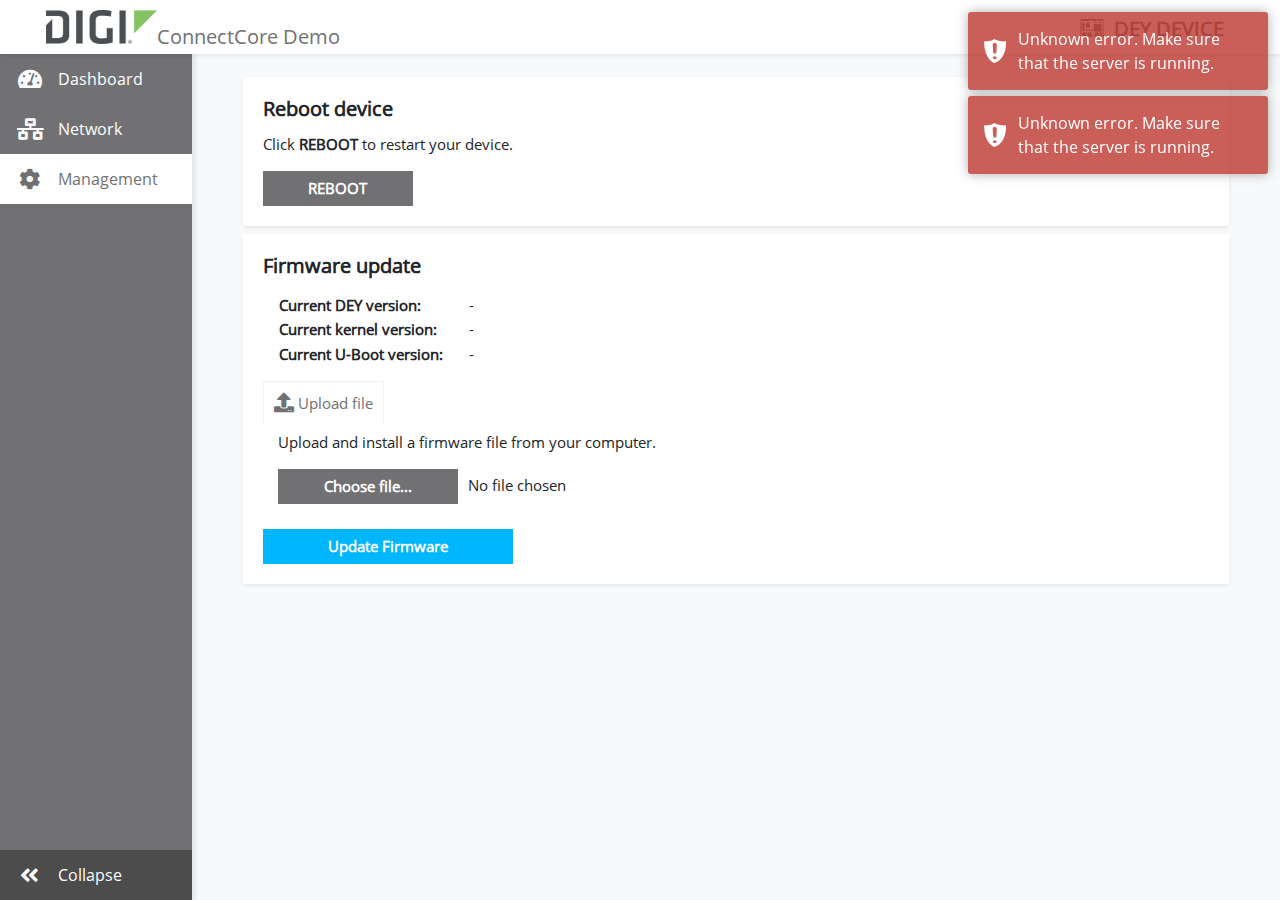
<file: connectcore-demo-example/management.html>
<!DOCTYPE html>
<html>
<head>
    <title>
Digi Demo - Management
</title>
    <meta name="viewport" content="width=device-width, initial-scale=1.0">
    <link rel="stylesheet" href="./static/css/stackpath.bootstrapcdn.com/bootstrap/4.1.3/css/bootstrap.min.css" integrity="sha384-MCw98/SFnGE8fJT3GXwEOngsV7Zt27NXFoaoApmYm81iuXoPkFOJwJ8ERdknLPMO" crossorigin="anonymous">
    <link href="./static/css/cdn.jsdelivr.net/gh/gitbrent/bootstrap4-toggle@3.6.1/css/bootstrap4-toggle.min.css" rel="stylesheet">
    <link href="./static/css/cdnjs.cloudflare.com/ajax/libs/bootstrap-slider/9.7.3/css/bootstrap-slider.min.css" rel="stylesheet">
    <link href="./static/css/fontawesome5.15.4/all.min.css" rel="stylesheet">

    <link rel="stylesheet"  href="./static/css/general.css">
    <link rel="stylesheet"  href="./static/css/toastr.css">

    <!-- JS, Popper.js, and jQuery -->
    <script src="./static/js/code.jquery.com/jquery-3.5.1.min.js" integrity="sha256-9/aliU8dGd2tb6OSsuzixeV4y/faTqgFtohetphbbj0=" crossorigin="anonymous"></script>
    <script src="./static/js/cdn.jsdelivr.net/npm/popper.js@1.16.1/dist/umd/popper.min.js" integrity="sha384-9/reFTGAW83EW2RDu2S0VKaIzap3H66lZH81PoYlFhbGU+6BZp6G7niu735Sk7lN" crossorigin="anonymous"></script>
    <script src="./static/js/stackpath.bootstrapcdn.com/bootstrap/4.5.2/js/bootstrap.min.js" integrity="sha384-B4gt1jrGC7Jh4AgTPSdUtOBvfO8shuf57BaghqFfPlYxofvL8/KUEfYiJOMMV+rV" crossorigin="anonymous"></script>
    <script src="./static/js/cdn.jsdelivr.net/gh/gitbrent/bootstrap4-toggle@3.6.1/js/bootstrap4-toggle.min.js"></script>
    <script src="./static/js/cdnjs.cloudflare.com/ajax/libs/bootstrap-slider/9.7.3/bootstrap-slider.min.js"></script>
    <script type="text/javascript" src="./static/js/common.js"></script>
    <script type="text/javascript" src="./static/js/devices.js"></script>
    <script type="text/javascript" src="./static/js/jquery.pjax.js"></script>
    <script type="text/javascript" src="./static/js/jquery.matchHeight-min.js"></script>
    <script type="text/javascript" src="./static/js/toastr.min.js"></script>
</head>
<body>
    <nav id="topBar" class="navbar navbar-expand-lg navbar-light bg-white shadow-sm">
        <div class="nav-container">
            <a id="banner-link" class="navbar-brand align-middle" href="index.html">
                <div class="d-flex align-items-baseline">
                    <img id="banner-logo" class="banner-icon" src="./static/images/Digi_logo_banner.png">
                    <p id="banner-text">ConnectCore Demo</p>
                </div>
            </a>
            <div class="nav-right-container">
                <div>
                    <img src="./static/images/board.png" class="device-title-img" title="Device">
                </div>
                <div id="device-name">DEY DEVICE</div>
            </div>
        </div>
    </nav>

    <div class="bg-light" id="body-row">

        <!-- Sidebar https://www.codeply.com/go/3e0RAjccRO/bootstrap-4-collapsing-sidebar-menu# -->
        <div id="sidebar-container" class="sidebar-expanded d-none d-md-block">
            <!-- d-* hides the Sidebar in smaller devices. Its items can be kept on the Navbar 'Menu' -->
            <div id="sidebar-contents">
                <!-- Bootstrap List Group -->

            <ul id="sections" data-pjax class="list-group">
                <li id="section_dashboard">
                    <a data-pjax href="index.html" class="list-group-item list-group-item-action d-flex align-items-center">
                        <div class="d-flex w-100 justify-content-start align-items-center">
                            <span class="digi-menu-icon fas fa-tachometer-alt fa-fw fa-lg mr-3"></span>
                            <span class="menu-collapsed">Dashboard</span>
                        </div>
                    </a>
                </li>
                <li id="section_multimedia">
                    <a data-pjax href="multimedia.html" class="list-group-item list-group-item-action d-flex align-items-center">
                        <div class="d-flex w-100 justify-content-start align-items-center">
                            <span class="digi-menu-icon fas fa-film fa-fw fa-lg mr-3"></span>
                            <span class="menu-collapsed">Multimedia</span>
                        </div>
                    </a>
                </li>
                <li id="section_network">
                    <a data-pjax href="network.html" class="list-group-item list-group-item-action d-flex align-items-center">
                        <div class="d-flex w-100 justify-content-start align-items-center">
                            <span class="digi-menu-icon fas fa-network-wired fa-fw fa-lg mr-3"></span>
                            <span class="menu-collapsed">Network</span>
                        </div>
                    </a>
                </li>
                <li id="section_management">
                    <a data-pjax href="management.html" class="list-group-item list-group-item-action d-flex align-items-center">
                        <div class="d-flex w-100 justify-content-start align-items-center">
                            <span class="digi-menu-icon fas fa-cog fa-fw fa-lg mr-3"></span>
                            <span class="menu-collapsed">Management</span>
                        </div>
                    </a>
                </li>
            </ul>

                <ul id="collapsator" class="list-group">
                    <a href="#top" data-toggle="sidebar-collapse" class="list-group-item list-group-item-action d-flex align-items-center">
                        <div class="d-flex w-100 justify-content-start align-items-center">
                            <span id="collapse-icon" class="digi-menu-icon fas fa-fw fa-lg mr-3"></span>
                            <span id="collapse-text" class="menu-collapsed">Collapse</span>
                        </div>
                    </a>
                </ul>
            </div>
        </div>

        <div class="container-fluid">

        <div id="loading">
            <img id="loading-image" src="./static/images/loading.gif" alt="Loading..." />
        </div>
        <div id="pjax-container">

<!--            <input type="file" id="firmware_file" style="display:none" onchange="firmwareFileChanged()" accept=".swu,.json,.txt"/>-->
            <input type="file" id="firmware_file" style="display:none" onchange="firmwareFileChanged()" accept=".swu"/>
            <div class="row justify-content-lg-center">
                <div class="col-lg-12 col-xl-12">
                    <div id="loading_popup" class="popup popup-loading shadow">
                        <img class="popup-item" src="./static/images/loading.gif" alt="Loading..." />
                        <div id="loading_popup_message" class="popup-text">Loading information...</div>
                    </div>
                    <div id="info_popup" class="popup popup-info shadow d-none">
                        <div id="info_popup_title" class="popup-title">Error</div>
                        <div id="info_popup_message" class="popup-text">-</div>
                    </div>
                    <div id="confirm_dialog" class="confirm-dialog d-none">
                        <div class="device-card-header">
                            <span class="fas fa-question-circle fa-lg mr-2"></span>
                            <span id="confirm_dialog_title"></span>
                            <div class="fas fa-window-close fa-lg device-card-header-button" onclick="showPopup(ID_LOADING_WRAPPER, ID_CONFIRM_DIALOG, false)"></div>
                        </div>
                        <div id="confirm_dialog_message" class="confirm-dialog-message"></div>
                        <div class="confirm-dialog-buttons-container">
                            <div id="confirm_dialog_no_button" class="device-card-button confirm-dialog-button">No</div>
                            <div id="confirm_dialog_yes_button" class="device-card-button confirm-dialog-button">Yes</div>
                        </div>
                    </div>
                    <div id="rebooted_dialog" class="popup popup-info shadow d-none">
                        <div class="popup-title"><p><i class="fa fa-check success-message fa-lg"></i> Device rebooted</p></div>
                        <div class="popup-text">Reload the page to continue.</div>
                        <div class="confirm-dialog-buttons-container" style="padding-top: 30px;">
                            <div id="reload_button" class="device-card-button confirm-dialog-button" onclick="document.location.replace('index.html')">Reload</div>
                        </div>
                    </div>
                    <div id="loading_wrapper" class="loading-wrapper element-grayed">
                        <div class="card shadow-sm">
                            <div class="card-body">
                                <h5 class="card-title">Reboot device</h5>
                                <div>Click <b>REBOOT</b> to restart your device.</div>
                                <div id="reboot_button" class="device-card-button reboot-button" onclick="askReboot()">REBOOT</div>
                            </div>
                        </div>
                        <div class="card shadow-sm">
                            <div class="card-body">
                                <h5 class="card-title">Firmware update</h5>
                                <table style="margin: 15px;">
                                    <tr>
                                        <td style="width: 180px; vertical-align: top;">
                                            <span class="device-card-content-text">Current DEY version:</span>
                                        </td>
                                        <td>
                                            <span id="dey_version" class="device-card-content-value">-</span>
                                        </td>
                                    </tr>
                                    <tr>
                                        <td style="vertical-align: top;">
                                            <span class="device-card-content-text">Current kernel version:</span>
                                        </td>
                                        <td>
                                            <span id="kernel_version" class="device-card-content-value">-</span>
                                        </td>
                                    </tr>
                                    <tr>
                                        <td style="vertical-align: top;">
                                            <span class="device-card-content-text">Current U-Boot version:</span>
                                        </td>
                                        <td>
                                            <span id="uboot_version" class="device-card-content-value">-</span>
                                        </td>
                                    </tr>
                                </table>
                                <div class="firmware-tabs">
                                    <div id="firmware_tab_upload_header" class="firmware-tab-header firmware-tab-header-active" onclick="showFirmwareTab(ID_FIRMWARE_TAB_UPLOAD)">
                                        <span class="fas fa-upload fa-lg"></span>
                                        <span class="firmware-tab-text">Upload file</span>
                                    </div>
                                </div>
                                <div class="firmware-tab-container">
                                    <div id="firmware_tab_upload" class="firmware-tab firmware-tab-upload">
                                        <div>Upload and install a firmware file from your computer.</div>
                                        <div class="firmware-file-container">
                                            <div id="select_firmware_button" class="device-card-button browse-firmware-button" onclick="openFirmwareBrowser()">Choose file...</div>
                                            <div id="firmware_file_label" class="firmware-file-label">No file chosen</div>
                                        </div>
                                    </div>
                                </div>
                                <div id="update_firmware_progress" class="update-firmware-progress">
                                    <div id="update_firmware_progress_title" class="update-firmware-progress-title">Firmware update in progress...</div>
                                    <div class="progress update-firmware-progress-bar">
                                        <div id="update_firmware_progress_bar" class="progress-bar progress-bar-striped update-firmware-progress-bar update-firmware-progress-bar-info update-firmware-progress-bar-hover" role="progressbar" aria-valuenow="40" aria-valuemin="0" aria-valuemax="100" style="width:40%">40%</div>
                                    </div>
                                    <span id="update_firmware_progress_message" class="update-firmware-progress-status">Waiting for firmware update...</span>
                                </div>
                                <div>
                                    <div id="update_firmware_button" class="device-card-button update-firmware-button management-button-disabled" onclick="askUpdateFirmware()">Update Firmware</div>
                                </div>
                            </div> <!-- card body -->
                        </div> <!-- card shadow -->
                        <div id="filesystem_panel" class="filesystem-panel">
                            <div class="filesystem-background"></div>
                            <div id="filesystem_container" class="filesystem-container">
                                <div id="filesystem_header" class="device-card-header">
                                    <span class="fas fa-folder-open fa-lg mr-2"></span>
                                    <span>Device's file system</span>
                                    <div class="fas fa-window-close fa-lg device-card-header-button" onclick="closeFileSystem()"></div>
                                </div>
                                <div id="filesystem_hover_background" class="filesystem-hover-background"></div>
                                <div id="filesystem_dir_name_panel" class="filesystem-dir-name-panel">
                                    <div class="filesystem-dir-name-background"></div>
                                    <div class="filesystem-dir-name-container">
                                        <div class="device-card-header">
                                            <span class="fas fa-folder-plus fa-lg mr-2"></span>
                                            <span>Create new directory</span>
                                            <div class="fas fa-window-close fa-lg device-card-header-button" onclick="closeDirectoryNamePanel()"></div>
                                        </div>
                                        <div class="filesystem-dir-name-label">Enter the new directory name</div>
                                        <input id="filesystem_directory_name" class="filesystem-dir-name-input" type="text"/>
                                        <div id="filesystem_directory_name_error" class="filesystem-dir-name-error"></div>
                                        <div id="filesystem_directory_name_button" class="device-card-button filesystem-dir-name-button filesystem-dir-name-button-disabled" onclick="onCreateDirectory()">Create directory</div>
                                    </div>
                                </div>
                                <div id="filesystem_toolbar" class="filesystem-toolbar">
                                    <div class="filesystem-current-directory-container">
                                        <div class="filesystem-current-directory-label">Current dir:</div>
                                        <div id="current_directory" class="filesystem-current-directory"></div>
                                    </div>
                                    <div id="filesystem_toolbar_buttons_container" class="filesystem-toolbar-buttons-container">
                                        <div id="filesystem_select_file_button" class="filesystem-button fas fa-bolt fa-2x" onclick="selectFirmwareFile()" title="Select firmware file"></div>
                                        <div id="filesystem_create_directory_button" class="filesystem-button fas fa-folder-plus fa-2x" onclick="openDirectoryNamePanel()" title="Create directory"></div>
                                        <div id="filesystem_upload_file_button" class="filesystem-button fas fa-upload fa-2x" onclick="openFileBrowser()" title="Upload file"></div>
                                        <div id="filesystem_download_file_button" class="filesystem-button fas fa-file-download fa-2x" onclick="downloadSelectedFile()" title="Download file"></div>
                                        <div id="filesystem_remove_file_button" class="filesystem-button fas fa-trash fa-2x" onclick="askRemoveFile()" title="Remove file"></div>
                                    </div>
                                </div>
                                <div id="filesystem_items_header" class="filesystem-items-header">
                                    <div class="filesystem-entry-icon"></div>
                                    <div class="filesystem-entry-name">Name</div>
                                    <div class="filesystem-entry-size">Size</div>
                                    <div class="filesystem-entry-last-modified">Last modified</div>
                                </div>
                                <div id="filesystem_items_container" class="filesystem-items-container"></div>
                                <div id="filesystem_loading" class="popup shadow" style="top: 33%">
                                    <img class="popup-item" src="./static/images/loading.gif" alt="Loading..." />
                                    <div class="popup-text">Loading...</div>
                                </div>
                            </div> <!-- filesystem_container -->
                        </div> <!-- filesystem_panel -->
                    </div> <!-- loading wrapper -->
                </div> <!-- col -->
            </div> <!-- row justify -->


    <script>
    $(document).ready(function() {
        // Reset variables.
        readingManagementInfo = false;
        managementInfoRead = false;
        deviceRebooting = false;
        updatingFirmware = false;
        firmwareUpdateTimer = null;
        selectedFilesetEntry = null;
        filesLoaded = false;
        // Initialize page.
        initializeManagementPage();
    });
    </script>

        </div> <!-- pjax-container -->

        </div> <!-- container fluid -->
    </div> <!--bg light -->

    <script>
    $(document).ready(function() {
        $("#banner-link").on({
            "mouseover" : function() {
                $("#banner-logo").attr("src", "./static/images/Digi_logo_banner_gray.png");
            },
            "mouseout" : function() {
                $("#banner-logo").attr("src", "./static/images/Digi_logo_banner.png");
            }
        });
    });

    // Enable the tooltip library.
    $(function() {
        $('[data-toggle="tooltip"]').tooltip();
    });
    </script>

    <!-- Local JS files and functions -->
    <script type="text/javascript" src="./static/js/sidebar.js"></script>
    <script type="text/javascript" src="./static/js/ccmp133-dvk.js"></script>
    <script type="text/javascript" src="./static/js/ccmp157-dvk.js"></script>
    <script type="text/javascript" src="./static/js/ccimx6ulsbc.js"></script>
    <script type="text/javascript" src="./static/js/ccimx8mm-dvk.js"></script>
    <script type="text/javascript" src="./static/js/ccimx8m-nano.js"></script>
    <script type="text/javascript" src="./static/js/ccimx8x-sbc-pro.js"></script>
    <script type="text/javascript" src="./static/js/ccimx93-dvk.js"></script>
    <script type="text/javascript" src="./static/js/ccimx6sbc.js"></script>
    <script type="text/javascript" src="./static/js/ccimx6qpsbc.js"></script>
    <script type="text/javascript" src="./static/js/dashboard.js"></script>
    <script type="text/javascript" src="./static/js/network.js"></script>
    <script type="text/javascript" src="./static/js/multimedia.js"></script>
    <script type="text/javascript" src="./static/js/management.js"></script>
    <script type="text/javascript" src="./static/js/file-system.js"></script>
    <script>
    $(document).ready(function() {
        // Don't show the loading spinner at the beginning. Initial page
        // load is full, so not relying on AJAX.
        $("#loading").hide();

        // Set up PJAX.
        if ($.support.pjax) {
            $.pjax.defaults.timeout = 20000;
            $.pjax.defaults.fragment = "#pjax-container";
            $(document).pjax("a[data-pjax]", "#pjax-container");

            $(document).on("pjax:beforeSend", function() {
                // Do not load new content if there are unsaved changes.
                if ($("#save-schedule").length && !$("#save-schedule").attr("disabled") && !confirm("There are unsaved changes. Do you want to exit?"))
                    return false;
            });

            $(document).on("pjax:send", function(e) {
                setSelectedSection(e.currentTarget.activeElement);
                $("#pjax-container").hide();
                $("#loading").show();
            });

            $(document).on("pjax:complete", function() {
                $("#loading").hide();
                $("#pjax-container").show();
            });
        }

        // Append the URL parameters to the section links.
        var params = new URLSearchParams(window.location.search).toString();
        if (params) {
            $("#sections li").each(function(i, n) {
                n.children[0].href += "?" + params;
            });
        }

        // Update available sections.
        updateAvailableSections();

        // Set the selected section.
        setSelectedSection();
    });
    </script>


</body>
</html>
</file>
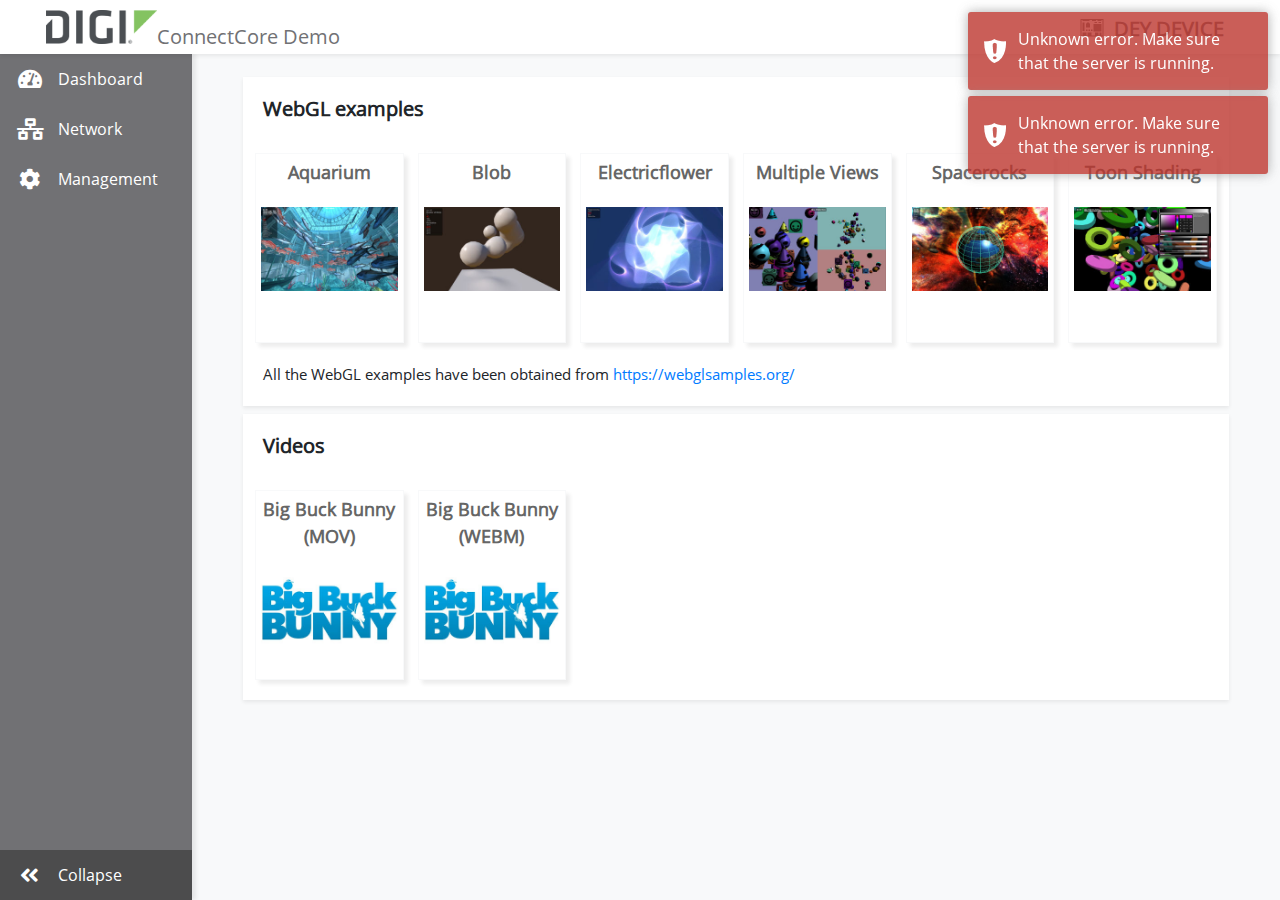
<file: connectcore-demo-example/multimedia.html>
<!DOCTYPE html>
<html>
<head>
    <title>
Digi Demo - Multimedia
</title>
    <meta name="viewport" content="width=device-width, initial-scale=1.0">
    <link rel="stylesheet" href="./static/css/stackpath.bootstrapcdn.com/bootstrap/4.1.3/css/bootstrap.min.css" integrity="sha384-MCw98/SFnGE8fJT3GXwEOngsV7Zt27NXFoaoApmYm81iuXoPkFOJwJ8ERdknLPMO" crossorigin="anonymous">
    <link href="./static/css/cdn.jsdelivr.net/gh/gitbrent/bootstrap4-toggle@3.6.1/css/bootstrap4-toggle.min.css" rel="stylesheet">
    <link href="./static/css/cdnjs.cloudflare.com/ajax/libs/bootstrap-slider/9.7.3/css/bootstrap-slider.min.css" rel="stylesheet">
    <link href="./static/css/fontawesome5.15.4/all.min.css" rel="stylesheet">

    <link rel="stylesheet"  href="./static/css/general.css">
    <link rel="stylesheet"  href="./static/css/toastr.css">

    <!-- JS, Popper.js, and jQuery -->
    <script src="./static/js/code.jquery.com/jquery-3.5.1.min.js" integrity="sha256-9/aliU8dGd2tb6OSsuzixeV4y/faTqgFtohetphbbj0=" crossorigin="anonymous"></script>
    <script src="./static/js/cdn.jsdelivr.net/npm/popper.js@1.16.1/dist/umd/popper.min.js" integrity="sha384-9/reFTGAW83EW2RDu2S0VKaIzap3H66lZH81PoYlFhbGU+6BZp6G7niu735Sk7lN" crossorigin="anonymous"></script>
    <script src="./static/js/stackpath.bootstrapcdn.com/bootstrap/4.5.2/js/bootstrap.min.js" integrity="sha384-B4gt1jrGC7Jh4AgTPSdUtOBvfO8shuf57BaghqFfPlYxofvL8/KUEfYiJOMMV+rV" crossorigin="anonymous"></script>
    <script src="./static/js/cdn.jsdelivr.net/gh/gitbrent/bootstrap4-toggle@3.6.1/js/bootstrap4-toggle.min.js"></script>
    <script src="./static/js/cdnjs.cloudflare.com/ajax/libs/bootstrap-slider/9.7.3/bootstrap-slider.min.js"></script>
    <script type="text/javascript" src="./static/js/common.js"></script>
    <script type="text/javascript" src="./static/js/devices.js"></script>
    <script type="text/javascript" src="./static/js/jquery.pjax.js"></script>
    <script type="text/javascript" src="./static/js/jquery.matchHeight-min.js"></script>
    <script type="text/javascript" src="./static/js/toastr.min.js"></script>
</head>
<body>
    <nav id="topBar" class="navbar navbar-expand-lg navbar-light bg-white shadow-sm">
        <div class="nav-container">
            <a id="banner-link" class="navbar-brand align-middle" href="index.html">
                <div class="d-flex align-items-baseline">
                    <img id="banner-logo" class="banner-icon" src="./static/images/Digi_logo_banner.png">
                    <p id="banner-text">ConnectCore Demo</p>
                </div>
            </a>
            <div class="nav-right-container">
                <div>
                    <img src="./static/images/board.png" class="device-title-img" title="Device">
                </div>
                <div id="device-name">DEY DEVICE</div>
            </div>
        </div>
    </nav>

    <div class="bg-light" id="body-row">
        
        <!-- Sidebar https://www.codeply.com/go/3e0RAjccRO/bootstrap-4-collapsing-sidebar-menu# -->
        <div id="sidebar-container" class="sidebar-expanded d-none d-md-block">
            <!-- d-* hides the Sidebar in smaller devices. Its items can be kept on the Navbar 'Menu' -->
            <div id="sidebar-contents">
                <!-- Bootstrap List Group -->
                
            <ul id="sections" data-pjax class="list-group">
                <li id="section_dashboard">
                    <a data-pjax href="index.html" class="list-group-item list-group-item-action d-flex align-items-center">
                        <div class="d-flex w-100 justify-content-start align-items-center">
                            <span class="digi-menu-icon fas fa-tachometer-alt fa-fw fa-lg mr-3"></span>
                            <span class="menu-collapsed">Dashboard</span>
                        </div>
                    </a>
                </li>
                <li id="section_multimedia">
                    <a data-pjax href="multimedia.html" class="list-group-item list-group-item-action d-flex align-items-center">
                        <div class="d-flex w-100 justify-content-start align-items-center">
                            <span class="digi-menu-icon fas fa-film fa-fw fa-lg mr-3"></span>
                            <span class="menu-collapsed">Multimedia</span>
                        </div>
                    </a>
                </li>
                <li id="section_network">
                    <a data-pjax href="network.html" class="list-group-item list-group-item-action d-flex align-items-center">
                        <div class="d-flex w-100 justify-content-start align-items-center">
                            <span class="digi-menu-icon fas fa-network-wired fa-fw fa-lg mr-3"></span>
                            <span class="menu-collapsed">Network</span>
                        </div>
                    </a>
                </li>
                <li id="section_management">
                    <a data-pjax href="management.html" class="list-group-item list-group-item-action d-flex align-items-center">
                        <div class="d-flex w-100 justify-content-start align-items-center">
                            <span class="digi-menu-icon fas fa-cog fa-fw fa-lg mr-3"></span>
                            <span class="menu-collapsed">Management</span>
                        </div>
                    </a>
                </li>
            </ul>

                <ul id="collapsator" class="list-group">
                    <a href="#top" data-toggle="sidebar-collapse" class="list-group-item list-group-item-action d-flex align-items-center">
                        <div class="d-flex w-100 justify-content-start align-items-center">
                            <span id="collapse-icon" class="digi-menu-icon fas fa-fw fa-lg mr-3"></span>
                            <span id="collapse-text" class="menu-collapsed">Collapse</span>
                        </div>
                    </a>
                </ul>
            </div>
        </div>

        <div class="container-fluid">
            
        <div id="loading">
            <img id="loading-image" src="./static/images/loading.gif" alt="Loading..." />
        </div>
        <div id="pjax-container">
            
            <div class="row justify-content-lg-center">
                <div class="col-lg-12 col-xl-12">
                    <div id="loading_popup" class="popup popup-loading shadow">
                        <img class="popup-item" src="./static/images/loading.gif" alt="Loading..." />
                        <div id="loading_popup_message" class="popup-text">Loading information...</div>
                    </div>
                    <div id="info_popup" class="popup popup-info shadow d-none">
                        <div id="info_popup_title" class="popup-title">Error</div>
                        <div id="info_popup_message" class="popup-text">-</div>
                    </div>
                    <div id="loading_wrapper" class="loading-wrapper element-grayed">
                        <div class="card shadow-sm">
                            <div class="card-body">
                                <h5 class="card-title">WebGL examples</h5>
                                <!-- Multimedia items section -->
                                <div class="row">
                                    <div class="col-xl-2 multimedia-container">
                                        <div class="d-flex justify-content-center align-items-center multimedia-box">
                                            <div class="multimedia-item" onclick="location.href='multimedia_viewer.html?exampleURL=aquarium/aquarium.html'">
                                                <div class="multimedia-title">Aquarium</div>
                                                <img src="./static/images/aquarium.jpg" alt="Aquarium">
                                            </div>
                                        </div>
                                    </div>
                                    <div class="col-xl-2 multimedia-container">
                                        <div class="d-flex justify-content-center align-items-center multimedia-box">
                                            <div class="multimedia-item" onclick="location.href='multimedia_viewer.html?exampleURL=blob/blob.html'">
                                                <div class="multimedia-title">Blob</div>
                                                <img src="./static/images/blob.jpg" alt="Blob">
                                            </div>
                                        </div>
                                    </div>
                                    <div class="col-xl-2 multimedia-container">
                                        <div class="d-flex justify-content-center align-items-center multimedia-box">
                                            <div class="multimedia-item" onclick="location.href='multimedia_viewer.html?exampleURL=electricflower/electricflower.html'">
                                                <div class="multimedia-title">Electricflower</div>
                                                <img src="./static/images/electricflower.jpg" alt="Electricflower">
                                            </div>
                                        </div>
                                    </div>
                                    <div class="col-xl-2 multimedia-container">
                                        <div class="d-flex justify-content-center align-items-center multimedia-box">
                                            <div class="multimedia-item" onclick="location.href='multimedia_viewer.html?exampleURL=multiple-views/multiple-views.html'">
                                                <div class="multimedia-title">Multiple Views</div>
                                                <img src="./static/images/multiple-views.jpg" alt="Multiple Views">
                                            </div>
                                        </div>
                                    </div>
                                    <div class="col-xl-2 multimedia-container">
                                        <div class="d-flex justify-content-center align-items-center multimedia-box">
                                            <div class="multimedia-item" onclick="location.href='multimedia_viewer.html?exampleURL=spacerocks/spacerocks.html'">
                                                <div class="multimedia-title">Spacerocks</div>
                                                <img src="./static/images/spacerocks.jpg" alt="Spacerocks">
                                            </div>
                                        </div>
                                    </div>
                                    <div class="col-xl-2 multimedia-container">
                                        <div class="d-flex justify-content-center align-items-center multimedia-box">
                                            <div class="multimedia-item" onclick="location.href='multimedia_viewer.html?exampleURL=toon-shading/toon-shading.html'">
                                                <div class="multimedia-title">Toon Shading</div>
                                                <img src="./static/images/toon-shading.jpg" alt="Toon Shading">
                                            </div>
                                        </div>
                                    </div>
                                </div> <!-- Multimedia items -->
                                <div style="padding-top: 20px;">
                                    All the WebGL examples have been obtained from <a href="#" onclick="location.href='multimedia_viewer.html?exampleURL=https://webglsamples.org/'">https://webglsamples.org/</a>
                                </div>
                            </div> <!-- card body -->
                        </div> <!-- card shadow -->
                        <div class="card shadow-sm">
                            <div class="card-body">
                                <h5 class="card-title">Videos</h5>
                                <!-- Videos -->
                                <div class="row">
                                    <div class="col-xl-2 multimedia-container">
                                        <div class="d-flex justify-content-center align-items-center multimedia-box">
                                            <div class="multimedia-item" onclick="location.href='multimedia_viewer.html?exampleURL=videos/big_buck_bunny.mov'">
                                                <div class="multimedia-title">Big Buck Bunny (MOV)</div>
                                                <img src="./static/images/big_buck_bunny.jpg" alt="Big Buck Bunny (MOV)">
                                            </div>
                                        </div>
                                    </div>
                                    <div class="col-xl-2 multimedia-container">
                                        <div class="d-flex justify-content-center align-items-center multimedia-box">
                                            <div class="multimedia-item" onclick="location.href='multimedia_viewer.html?exampleURL=videos/big_buck_bunny.webm'">
                                                <div class="multimedia-title">Big Buck Bunny (WEBM)</div>
                                                <img src="./static/images/big_buck_bunny.jpg" alt="Big Buck Bunny (WEBM)">
                                            </div>
                                        </div>
                                    </div>
                                </div> <!--Videos -->
                            </div> <!-- card body -->
                        </div> <!-- card shadow -->
                    </div> <!-- loading wrapper -->
                </div> <!-- col -->
            </div> <!-- row justify -->
        <script>
        $(document).ready(function() {
            // Reset variables.
            readingMultimediaInfo = false;
            multimediaInfoRead = false;
            // Initialize page.
            initializeMultimediaPage();
        });
        </script>
        </div> <!-- pjax-container -->
        </div> <!-- container-fluid -->
    </div> <!-- bg-light -->

    <script>
    $(document).ready(function() {
        $("#banner-link").on({
            "mouseover" : function() {
                $("#banner-logo").attr("src", "./static/images/Digi_logo_banner_gray.png");
            },
            "mouseout" : function() {
                $("#banner-logo").attr("src", "./static/images/Digi_logo_banner.png");
            }
        });
    });

    // Enable the tooltip library.
    $(function() {
        $('[data-toggle="tooltip"]').tooltip();
    });
    </script>

    <!-- Local JS files and functions -->
    <script type="text/javascript" src="./static/js/sidebar.js"></script>
    <script type="text/javascript" src="./static/js/ccmp133-dvk.js"></script>
    <script type="text/javascript" src="./static/js/ccmp157-dvk.js"></script>
    <script type="text/javascript" src="./static/js/ccimx6ulsbc.js"></script>
    <script type="text/javascript" src="./static/js/ccimx8mm-dvk.js"></script>
    <script type="text/javascript" src="./static/js/ccimx8m-nano.js"></script>
    <script type="text/javascript" src="./static/js/ccimx8x-sbc-pro.js"></script>
    <script type="text/javascript" src="./static/js/ccimx93-dvk.js"></script>
    <script type="text/javascript" src="./static/js/ccimx6sbc.js"></script>
    <script type="text/javascript" src="./static/js/ccimx6qpsbc.js"></script>
    <script type="text/javascript" src="./static/js/dashboard.js"></script>
    <script type="text/javascript" src="./static/js/network.js"></script>
    <script type="text/javascript" src="./static/js/multimedia.js"></script>
    <script type="text/javascript" src="./static/js/management.js"></script>
    <script type="text/javascript" src="./static/js/file-system.js"></script>
    <script>
    $(document).ready(function() {
        // Don't show the loading spinner at the beginning. Initial page
        // load is full, so not relying on AJAX.
        $("#loading").hide();

        // Set up PJAX.
        if ($.support.pjax) {
            $.pjax.defaults.timeout = 20000;
            $.pjax.defaults.fragment = "#pjax-container";
            $(document).pjax("a[data-pjax]", "#pjax-container");

            $(document).on("pjax:beforeSend", function() {
                // Do not load new content if there are unsaved changes.
                if ($("#save-schedule").length && !$("#save-schedule").attr("disabled") && !confirm("There are unsaved changes. Do you want to exit?"))
                    return false;
            });

            $(document).on("pjax:send", function(e) {
                setSelectedSection(e.currentTarget.activeElement);
                $("#pjax-container").hide();
                $("#loading").show();
            });

            $(document).on("pjax:complete", function() {
                $("#loading").hide();
                $("#pjax-container").show();
            });
        }

        // Append the URL parameters to the section links.
        var params = new URLSearchParams(window.location.search).toString();
        if (params) {
            $("#sections li").each(function(i, n) {
                n.children[0].href += "?" + params;
            });
        }

        // Update available sections.
        updateAvailableSections();

        // Set the selected section.
        setSelectedSection();
    });
    </script>


</body>
</html>
</file>
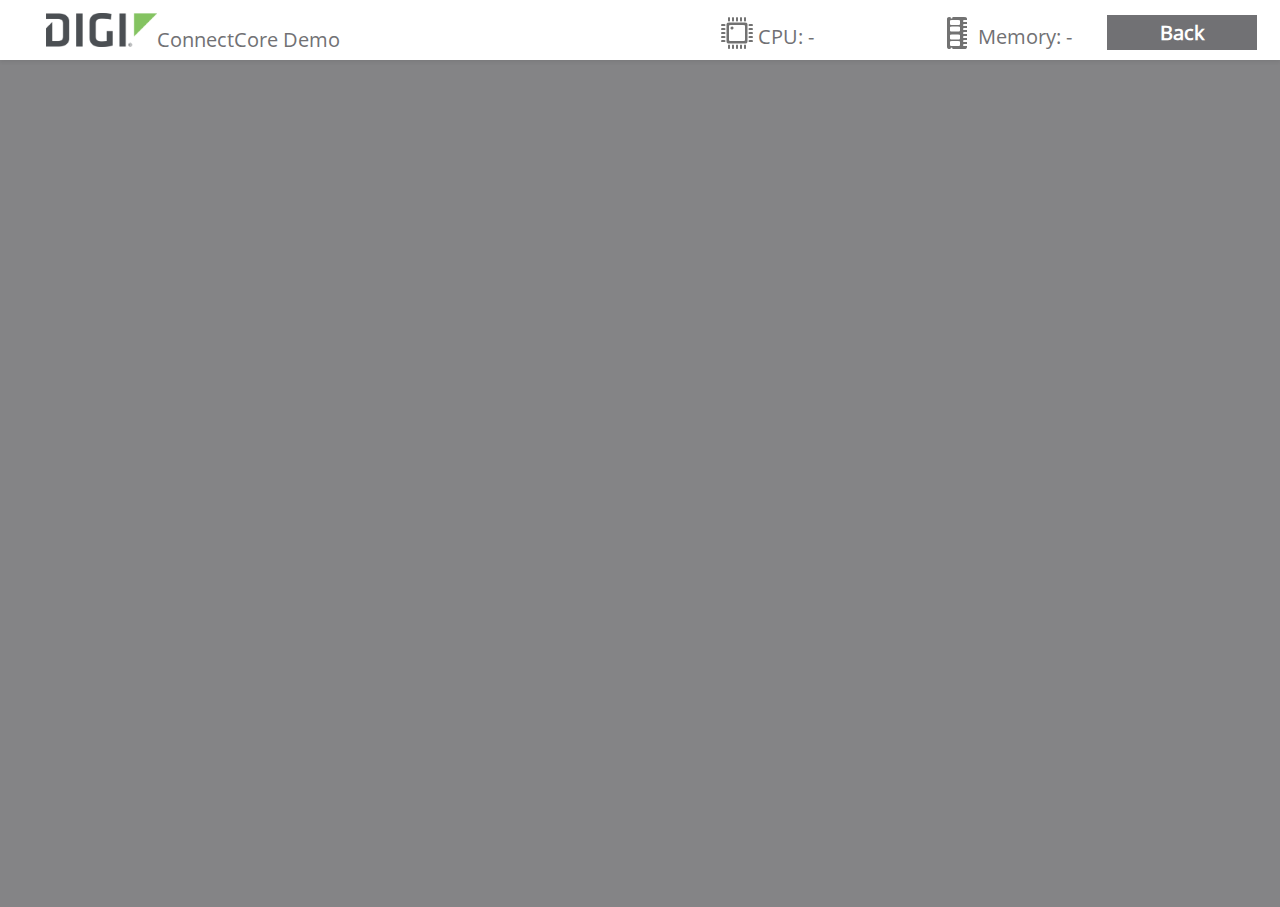
<file: connectcore-demo-example/multimedia_viewer.html>
<!DOCTYPE html>
<html>
<head>
    <title>Digi Demo - Multimedia viewer</title>
    <meta name="viewport" content="width=device-width, initial-scale=1.0">
    <link rel="stylesheet" href="./static/css/stackpath.bootstrapcdn.com/bootstrap/4.1.3/css/bootstrap.min.css" integrity="sha384-MCw98/SFnGE8fJT3GXwEOngsV7Zt27NXFoaoApmYm81iuXoPkFOJwJ8ERdknLPMO" crossorigin="anonymous">
    <link href="./static/css/cdn.jsdelivr.net/gh/gitbrent/bootstrap4-toggle@3.6.1/css/bootstrap4-toggle.min.css" rel="stylesheet">
    <link href="./static/css/cdnjs.cloudflare.com/ajax/libs/bootstrap-slider/9.7.3/css/bootstrap-slider.min.css" rel="stylesheet">
    <link href="./static/css/fontawesome5.15.4/all.min.css" rel="stylesheet">

    <link rel="stylesheet"  href="./static/css/general.css">
    <link rel="stylesheet"  href="./static/css/toastr.css">

    <!-- JS, Popper.js, and jQuery -->
    <script src="./static/js/code.jquery.com/jquery-3.5.1.min.js" integrity="sha256-9/aliU8dGd2tb6OSsuzixeV4y/faTqgFtohetphbbj0=" crossorigin="anonymous"></script>
    <script src="./static/js/cdn.jsdelivr.net/npm/popper.js@1.16.1/dist/umd/popper.min.js" integrity="sha384-9/reFTGAW83EW2RDu2S0VKaIzap3H66lZH81PoYlFhbGU+6BZp6G7niu735Sk7lN" crossorigin="anonymous"></script>
    <script src="./static/js/stackpath.bootstrapcdn.com/bootstrap/4.5.2/js/bootstrap.min.js" integrity="sha384-B4gt1jrGC7Jh4AgTPSdUtOBvfO8shuf57BaghqFfPlYxofvL8/KUEfYiJOMMV+rV" crossorigin="anonymous"></script>
    <script src="./static/js/cdn.jsdelivr.net/gh/gitbrent/bootstrap4-toggle@3.6.1/js/bootstrap4-toggle.min.js"></script>
    <script src="./static/js/cdnjs.cloudflare.com/ajax/libs/bootstrap-slider/9.7.3/bootstrap-slider.min.js"></script>
    <script type="text/javascript" src="./static/js/common.js"></script>
    <script type="text/javascript" src="./static/js/devices.js"></script>
    <script type="text/javascript" src="./static/js/jquery.pjax.js"></script>
    <script type="text/javascript" src="./static/js/jquery.matchHeight-min.js"></script>
    <script type="text/javascript" src="./static/js/toastr.min.js"></script>
</head>
<body class="multimedia-viewer">
    <nav id="topBar" class="navbar navbar-expand-lg navbar-light bg-white shadow-sm">
        <div class="nav-container" style="padding-right: 0px;">
            <a id="banner-link" class="navbar-brand align-middle" href="index.html">
                <div class="d-flex align-items-baseline">
                    <img id="banner-logo" class="banner-icon" src="./static/images/Digi_logo_banner.png">
                    <p id="banner-text">ConnectCore Demo</p>
                </div>
            </a>
            <div class="nav-right-container">
                <div class="stat" style="min-width: 200px">
                    <div class="status-icon">
                        <img src="./static/images/cpu.png" height=32px/>
                    </div>
                    <div class="status-text">CPU:</div>
                    <div id="stats-cpu-load" class="status-text">-</div>
                </div>
                <div class="stat">
                    <div class="status-icon">
                        <img src="./static/images/ram.png" height=32px/>
                    </div>
                    <div class="status-text">Memory:</div>
                    <div id="stats-memory" class="status-text">-</div>
                </div>
                <a href="multimedia.html">
                    <div id="back-button" class="device-card-button back-button">Back</div>
                </a>
            </div>
        </div>
    </nav>
    <!-- Demo content container -->
    <iframe frameborder="0" class="multimedia-content" id="multimedia-content"></iframe>
    <script>
        $(document).ready(function() {
            $("#banner-link").on({
                "mouseover" : function() {
                    $("#banner-logo").attr("src", "./static/images/Digi_logo_banner_gray.png");
                },
                "mouseout" : function() {
                    $("#banner-logo").attr("src", "./static/images/Digi_logo_banner.png");
                }
            });
        });

        // Enable the tooltip library.
        $(function() {
            $('[data-toggle="tooltip"]').tooltip();
        });

        document.addEventListener("DOMContentLoaded", function(event) {
            // Get the example ID from the URL parameters.
            let urlParams = new URLSearchParams(window.location.search);
            if (urlParams == null)
                return;
            let exampleURL = urlParams.get('exampleURL');
            if (exampleURL !== null)
                // Load the example.
                loadExample(exampleURL);
            // Start the timer that updates the system stats.
            getSystemStats();
            var statsTimer = setInterval(getSystemStats, 5000);
        });

        function loadExample(exampleURL) {
            if (exampleURL.startsWith("http"))
                document.getElementById('multimedia-content').src = exampleURL;
            else
                document.getElementById('multimedia-content').src = "./" + exampleURL;
        }

        function getSystemStats() {
            var xmlhttp = new XMLHttpRequest();
            var url = "http://" + getServerAddress() + "/ajax/get_device_status";

            xmlhttp.onreadystatechange = function() {
                if (this.readyState == 4 && this.status == 200) {
                    var jsonPayload = JSON.parse(this.responseText);
                    updateStats(jsonPayload);
                }
            };
            xmlhttp.open("POST", url, true);
            xmlhttp.send();
        }

        function updateStats(stats) {
            updateValueWithEffect("stats-cpu-load", roundToTwoDecimals(stats[STREAM_CPU_LOAD]) + " %");
            updateValueWithEffect("stats-memory", roundToTwoDecimals(kiloBytesToMegaBytes(stats[STREAM_MEMORY_FREE])) + " MB");
        }
    </script>
</body>
</html>
</file>
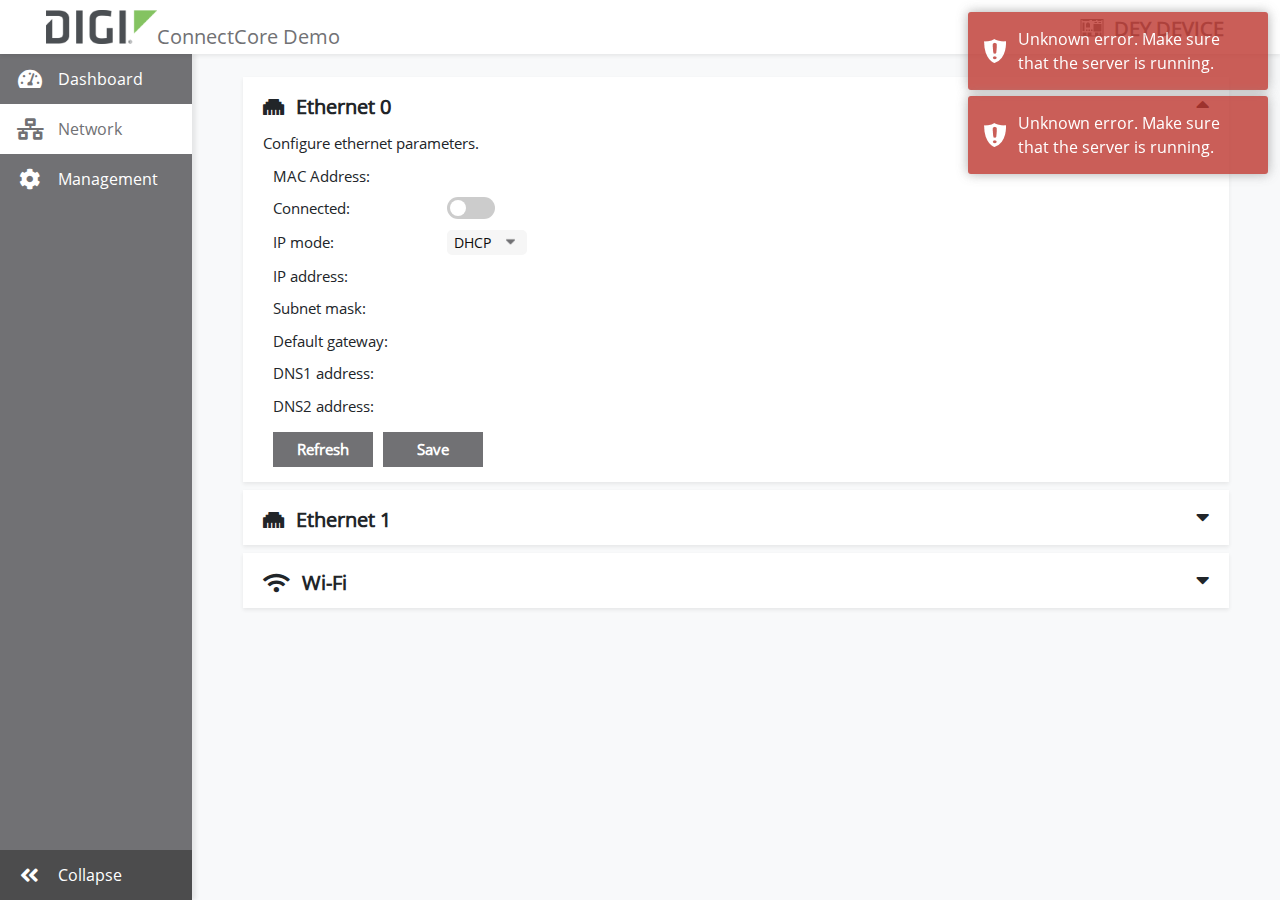
<file: connectcore-demo-example/network.html>
<!DOCTYPE html>
<html>
<head>
    <title>
Digi Demo - Network
</title>
    <meta name="viewport" content="width=device-width, initial-scale=1.0">
    <link rel="stylesheet" href="./static/css/stackpath.bootstrapcdn.com/bootstrap/4.1.3/css/bootstrap.min.css" integrity="sha384-MCw98/SFnGE8fJT3GXwEOngsV7Zt27NXFoaoApmYm81iuXoPkFOJwJ8ERdknLPMO" crossorigin="anonymous">
    <link href="./static/css/cdn.jsdelivr.net/gh/gitbrent/bootstrap4-toggle@3.6.1/css/bootstrap4-toggle.min.css" rel="stylesheet">
    <link href="./static/css/cdnjs.cloudflare.com/ajax/libs/bootstrap-slider/9.7.3/css/bootstrap-slider.min.css" rel="stylesheet">
    <link href="./static/css/fontawesome5.15.4/all.min.css" rel="stylesheet">

    <link rel="stylesheet"  href="./static/css/general.css">
    <link rel="stylesheet"  href="./static/css/toastr.css">

    <!-- JS, Popper.js, and jQuery -->
    <script src="./static/js/code.jquery.com/jquery-3.5.1.min.js" integrity="sha256-9/aliU8dGd2tb6OSsuzixeV4y/faTqgFtohetphbbj0=" crossorigin="anonymous"></script>
    <script src="./static/js/cdn.jsdelivr.net/npm/popper.js@1.16.1/dist/umd/popper.min.js" integrity="sha384-9/reFTGAW83EW2RDu2S0VKaIzap3H66lZH81PoYlFhbGU+6BZp6G7niu735Sk7lN" crossorigin="anonymous"></script>
    <script src="./static/js/stackpath.bootstrapcdn.com/bootstrap/4.5.2/js/bootstrap.min.js" integrity="sha384-B4gt1jrGC7Jh4AgTPSdUtOBvfO8shuf57BaghqFfPlYxofvL8/KUEfYiJOMMV+rV" crossorigin="anonymous"></script>
    <script src="./static/js/cdn.jsdelivr.net/gh/gitbrent/bootstrap4-toggle@3.6.1/js/bootstrap4-toggle.min.js"></script>
    <script src="./static/js/cdnjs.cloudflare.com/ajax/libs/bootstrap-slider/9.7.3/bootstrap-slider.min.js"></script>
    <script type="text/javascript" src="./static/js/common.js"></script>
    <script type="text/javascript" src="./static/js/devices.js"></script>
    <script type="text/javascript" src="./static/js/jquery.pjax.js"></script>
    <script type="text/javascript" src="./static/js/jquery.matchHeight-min.js"></script>
    <script type="text/javascript" src="./static/js/toastr.min.js"></script>
</head>
<body>
    <nav id="topBar" class="navbar navbar-expand-lg navbar-light bg-white shadow-sm">
        <div class="nav-container">
            <a id="banner-link" class="navbar-brand align-middle" href="index.html">
                <div class="d-flex align-items-baseline">
                    <img id="banner-logo" class="banner-icon" src="./static/images/Digi_logo_banner.png">
                    <p id="banner-text">ConnectCore Demo</p>
                </div>
            </a>
            <div class="nav-right-container">
                <div>
                    <img src="./static/images/board.png" class="device-title-img" title="Device">
                </div>
                <div id="device-name">DEY DEVICE</div>
            </div>
        </div>
    </nav>

    <div class="bg-light" id="body-row">

        <!-- Sidebar https://www.codeply.com/go/3e0RAjccRO/bootstrap-4-collapsing-sidebar-menu# -->
        <div id="sidebar-container" class="sidebar-expanded d-none d-md-block">
            <!-- d-* hides the Sidebar in smaller devices. Its items can be kept on the Navbar 'Menu' -->
            <div id="sidebar-contents">
                <!-- Bootstrap List Group -->

            <ul id="sections" data-pjax class="list-group">
                <li id="section_dashboard">
                    <a data-pjax href="index.html" class="list-group-item list-group-item-action d-flex align-items-center">
                        <div class="d-flex w-100 justify-content-start align-items-center">
                            <span class="digi-menu-icon fas fa-tachometer-alt fa-fw fa-lg mr-3"></span>
                            <span class="menu-collapsed">Dashboard</span>
                        </div>
                    </a>
                </li>
                <li id="section_multimedia">
                    <a data-pjax href="multimedia.html" class="list-group-item list-group-item-action d-flex align-items-center">
                        <div class="d-flex w-100 justify-content-start align-items-center">
                            <span class="digi-menu-icon fas fa-film fa-fw fa-lg mr-3"></span>
                            <span class="menu-collapsed">Multimedia</span>
                        </div>
                    </a>
                </li>
                <li id="section_network">
                    <a data-pjax href="network.html" class="list-group-item list-group-item-action d-flex align-items-center">
                        <div class="d-flex w-100 justify-content-start align-items-center">
                            <span class="digi-menu-icon fas fa-network-wired fa-fw fa-lg mr-3"></span>
                            <span class="menu-collapsed">Network</span>
                        </div>
                    </a>
                </li>
                <li id="section_management">
                    <a data-pjax href="management.html" class="list-group-item list-group-item-action d-flex align-items-center">
                        <div class="d-flex w-100 justify-content-start align-items-center">
                            <span class="digi-menu-icon fas fa-cog fa-fw fa-lg mr-3"></span>
                            <span class="menu-collapsed">Management</span>
                        </div>
                    </a>
                </li>
            </ul>

                <ul id="collapsator" class="list-group">
                    <a href="#top" data-toggle="sidebar-collapse" class="list-group-item list-group-item-action d-flex align-items-center">
                        <div class="d-flex w-100 justify-content-start align-items-center">
                            <span id="collapse-icon" class="digi-menu-icon fas fa-fw fa-lg mr-3"></span>
                            <span id="collapse-text" class="menu-collapsed">Collapse</span>
                        </div>
                    </a>
                </ul>
            </div>
        </div>

        <div class="container-fluid">

        <div id="loading">
            <img id="loading-image" src="./static/images/loading.gif" alt="Loading..." />
        </div>
        <div id="pjax-container">
            <div class="row justify-content-lg-center">
                <div class="col-lg-12 col-xl-12">
                   <div id="loading_popup" class="popup popup-loading shadow">
                        <img class="popup-item" src="./static/images/loading.gif" alt="Loading..." />
                        <div id="loading_popup_message" class="popup-text">Loading configuration...</div>
                   </div>
                   <div id="info_popup" class="popup popup-info shadow d-none">
                       <div id="info_popup_title" class="popup-title">Error</div>
                       <div id="info_popup_message" class="popup-text">-</div>
                   </div>
                   <div id="confirm_dialog" class="confirm-dialog d-none">
                       <div class="device-card-header">
                           <span class="fas fa-question-circle fa-lg mr-2"></span>
                           <span id="confirm_dialog_title"></span>
                           <div class="fas fa-window-close fa-lg device-card-header-button" onclick="showPopup(ID_LOADING_WRAPPER, ID_CONFIRM_DIALOG, false)"></div>
                       </div>
                       <div id="confirm_dialog_message" class="confirm-dialog-message"></div>
                       <div class="confirm-dialog-buttons-container">
                           <div id="confirm_dialog_no_button" class="device-card-button confirm-dialog-button">No</div>
                           <div id="confirm_dialog_yes_button" class="device-card-button confirm-dialog-button">Yes</div>
                       </div>
                   </div>
                   <div id="loading_wrapper" class="loading-wrapper">
                       <div class="card shadow-sm" style="padding: 0px">
                           <div id="eth0_panel_header" class="interface-header" style="cursor: pointer;" onclick="togglePanelVisibility('eth0')">
                               <span class="fas fa-ethernet fa-lg mr-2"></span>
                               <span id="eth0_title" class="card-title interface-title">Ethernet 0</span>
                               <div id="eth0_toggle_button" class="fas fa-caret-up fa-lg device-card-header-button"></div>
                           </div>
                           <div id="eth0_panel_container" class="interface-panel-container">
                               <div>Configure ethernet parameters.</div>
                               <div class="param-container">
                                   <span class="param-label">MAC Address:</span>
                                   <span id="eth0_mac" class="param-value"></span>
                               </div>
                               <div class="param-container">
                                   <span class="param-label">Connected:</span>
                                   <label class="switch-control">
                                     <input id="eth0_enable" type="checkbox">
                                     <span class="slider-control round"></span>
                                   </label>
                               </div>
                               <div id="eth0_ip_mode_param" class="param-container">
                                   <span class="param-label">IP mode:</span>
                                   <select name="eth0_ip_mode" id="eth0_ip_mode" class="select-control">
                                       <option value="static">Static</option>
                                       <option value="dhcp" selected="selected">DHCP</option>
                                   </select>
                               </div>
                               <div id="eth0_ip_addr_param" class="param-container">
                                   <span class="param-label">IP address:</span>
                                   <input id="eth0_ip_addr" class="input-control input-control-wide" type="text"/>
                                   <div id="eth0_ip_addr_error" class="error-label"></div>
                               </div>
                               <div id="eth0_subnet_mask_param" class="param-container">
                                   <span class="param-label">Subnet mask:</span>
                                   <input id="eth0_subnet_mask" class="input-control input-control-wide" type="text"/>
                                   <div id="eth0_subnet_mask_error" class="error-label"></div>
                               </div>
                               <div id="eth0_default_gateway_param" class="param-container">
                                   <span class="param-label">Default gateway:</span>
                                   <input id="eth0_default_gateway" class="input-control input-control-wide" type="text"/>
                                   <div id="eth0_default_gateway_error" class="error-label"></div>
                               </div>
                               <div id="eth0_dns1_addr_param" class="param-container">
                                   <span class="param-label">DNS1 address:</span>
                                   <input id="eth0_dns1_addr" class="input-control input-control-wide" type="text"/>
                                   <div id="eth0_dns1_addr_error" class="error-label"></div>
                               </div>
                               <div id="eth0_dns2_addr_param" class="param-container">
                                   <span class="param-label">DNS2 address:</span>
                                   <input id="eth0_dns2_addr" class="input-control input-control-wide" type="text"/>
                                   <div id="eth0_dns2_addr_error" class="error-label"></div>
                               </div>
                               <div class="buttons-container">
                                   <div id="eth0_refresh_button" class="device-card-button config-button" onclick="readConfiguration(['ethernet'], 'eth0')">Refresh</div>
                                   <div id="eth0_save_button" class="device-card-button config-button config-button-disabled" onclick="saveInterface('ethernet', 'eth0')">Save</div>
                               </div>
                           </div>
                       </div>
                       <div id="eth1" class="card shadow-sm" style="padding: 0px">
                           <div id="eth1_panel_header" class="interface-header" style="cursor: pointer;" onclick="togglePanelVisibility('eth1')">
                               <span class="fas fa-ethernet fa-lg mr-2"></span>
                               <span id="eth1_title" class="card-title interface-title">Ethernet 1</span>
                               <div id="eth1_toggle_button" class="fas fa-caret-down fa-lg device-card-header-button"></div>
                           </div>
                           <div id="eth1_panel_container" class="interface-panel-container" style="display: none;">
                               <div>Configure ethernet 1 parameters.</div>
                               <div class="param-container">
                                   <span class="param-label">MAC Address:</span>
                                   <span id="eth1_mac" class="param-value"></span>
                               </div>
                               <div class="param-container">
                                   <span class="param-label">Connected:</span>
                                   <label class="switch-control">
                                     <input id="eth1_enable" type="checkbox">
                                     <span class="slider-control round"></span>
                                   </label>
                               </div>
                               <div id="eth1_ip_mode_param" class="param-container">
                                   <span class="param-label">IP mode:</span>
                                   <select name="eth1_ip_mode" id="eth1_ip_mode" class="select-control">
                                       <option value="static">Static</option>
                                       <option value="dhcp" selected="selected">DHCP</option>
                                   </select>
                               </div>
                               <div id="eth1_ip_addr_param" class="param-container">
                                   <span class="param-label">IP address:</span>
                                   <input id="eth1_ip_addr" class="input-control input-control-wide" type="text"/>
                                   <div id="eth1_ip_addr_error" class="error-label"></div>
                               </div>
                               <div id="eth1_subnet_mask_param" class="param-container">
                                   <span class="param-label">Subnet mask:</span>
                                   <input id="eth1_subnet_mask" class="input-control input-control-wide" type="text"/>
                                   <div id="eth1_subnet_mask_error" class="error-label"></div>
                               </div>
                               <div id="eth1_default_gateway_param" class="param-container">
                                   <span class="param-label">Default gateway:</span>
                                   <input id="eth1_default_gateway" class="input-control input-control-wide" type="text"/>
                                   <div id="eth1_default_gateway_error" class="error-label"></div>
                               </div>
                               <div id="eth1_dns1_addr_param" class="param-container">
                                   <span class="param-label">DNS1 address:</span>
                                   <input id="eth1_dns1_addr" class="input-control input-control-wide" type="text"/>
                                   <div id="eth1_dns1_addr_error" class="error-label"></div>
                               </div>
                               <div id="eth1_dns2_addr_param" class="param-container">
                                   <span class="param-label">DNS2 address:</span>
                                   <input id="eth1_dns2_addr" class="input-control input-control-wide" type="text"/>
                                   <div id="eth1_dns2_addr_error" class="error-label"></div>
                               </div>
                               <div class="buttons-container">
                                   <div id="eth1_refresh_button" class="device-card-button config-button" onclick="readConfiguration(['ethernet'], 'eth1')">Refresh</div>
                                   <div id="eth1_save_button" class="device-card-button config-button config-button-disabled" onclick="saveInterface('ethernet', 'eth1')">Save</div>
                               </div>
                           </div>
                       </div>
                       <div id="wlan0" class="card shadow-sm" style="padding: 0px;">
                           <div id="wlan0_panel_header" class="interface-header" style="cursor: pointer;" onclick="togglePanelVisibility('wlan0')">
                               <span class="fas fa-wifi fa-lg mr-2"></span>
                               <span id="wlan0_title" class="card-title interface-title">Wi-Fi</span>
                               <div id="wlan0_toggle_button" class="fas fa-caret-down fa-lg device-card-header-button"></div>
                           </div>
                           <div id="wlan0_panel_container" class="interface-panel-container" style="display: none;">
                               <div>Configure wifi parameters.</div>
                               <div class="param-container">
                                   <span class="param-label">MAC Address:</span>
                                   <span id="wlan0_mac" class="param-value"></span>
                               </div>
                               <div class="param-container">
                                   <span class="param-label">Connected:</span>
                                   <label class="switch-control">
                                     <input id="wlan0_enable" type="checkbox">
                                     <span class="slider-control round"></span>
                                   </label>
                               </div>
                               <div id="wlan0_ssid_param" class="param-container">
                                   <span class="param-label">SSID:</span>
                                   <input id="wlan0_ssid" class="input-control input-control-wide" type="text"/>
                                   <div id="wlan0_ssid_error" class="error-label"></div>
                               </div>
                               <div id="wlan0_enc_type_param" class="param-container">
                                   <span class="param-label">Encryption type:</span>
                                   <select name="wlan0_enc_type" id="wlan0_enc_type" class="select-control">
                                       <option value="0">Open</option>
                                       <option value="1">WPA</option>
                                       <option value="2">WPA2</option>
                                       <option value="3">WPA3</option>
                                   </select>
                               </div>
                               <div id="wlan0_password_param" class="param-container">
                                   <span class="param-label">Password:</span>
                                   <input id="wlan0_password" class="input-control input-control-wide" type="password"/>
                                   <div id="wlan0_password_error" class="error-label"></div>
                               </div>
                               <div id="wlan0_ip_mode_param" class="param-container">
                                   <span class="param-label">IP mode:</span>
                                   <select name="wlan0_ip_mode" id="wlan0_ip_mode" class="select-control">
                                       <option value="static">Static</option>
                                       <option value="dhcp" selected="selected">DHCP</option>
                                   </select>
                               </div>
                               <div id="wlan0_ip_addr_param" class="param-container">
                                   <span class="param-label">IP address:</span>
                                   <input id="wlan0_ip_addr" class="input-control input-control-wide" type="text"/>
                                   <div id="wlan0_ip_addr_error" class="error-label"></div>
                               </div>
                               <div id="wlan0_subnet_mask_param" class="param-container">
                                   <span class="param-label">Subnet mask:</span>
                                   <input id="wlan0_subnet_mask" class="input-control input-control-wide" type="text"/>
                                   <div id="wlan0_subnet_mask_error" class="error-label"></div>
                               </div>
                               <div id="wlan0_default_gateway_param" class="param-container">
                                   <span class="param-label">Default gateway:</span>
                                   <input id="wlan0_default_gateway" class="input-control input-control-wide" type="text"/>
                                   <div id="wlan0_default_gateway_error" class="error-label"></div>
                               </div>
                               <div id="wlan0_dns1_addr_param" class="param-container">
                                   <span class="param-label">DNS1 address:</span>
                                   <input id="wlan0_dns1_addr" class="input-control input-control-wide" type="text"/>
                                   <div id="wlan0_dns1_addr_error" class="error-label"></div>
                               </div>
                               <div id="wlan0_dns2_addr_param" class="param-container">
                                   <span class="param-label">DNS2 address:</span>
                                   <input id="wlan0_dns2_addr" class="input-control input-control-wide" type="text"/>
                                   <div id="wlan0_dns2_addr_error" class="error-label"></div>
                               </div>
                               <div class="buttons-container">
                                   <div id="wlan0_refresh_button" class="device-card-button config-button" onclick="readConfiguration(['wifi'], 'wlan0')">Refresh</div>
                                   <div id="wlan0_save_button" class="device-card-button config-button config-button-disabled" onclick="saveInterface('wifi', 'wlan0')">Save</div>
                               </div>
                           </div>
                        </div>
                   </div>
                </div>
            </div>

    <script>
    $(document).ready(function() {
        // Reset variables.
        readingNetworkInfo = false;
        // Register input changed events.
        $('#eth0_enable').click(function(){
            updateInterfaceControls("eth0");
        });
        $("#eth0_ip_mode").on("change", function(event) {
            updateInterfaceControls("eth0");
        });
        $("#eth0_ip_addr").on("input", function(event) {
            validateInterface("eth0");
        });
        $("#eth0_subnet_mask").on("input", function(event) {
            validateInterface("eth0");
        });
        $("#eth0_default_gateway").on("input", function(event) {
            validateInterface("eth0");
        });
        $("#eth0_dns1_addr").on("input", function(event) {
            validateInterface("eth0");
        });
        $("#eth0_dns2_addr").on("input", function(event) {
            validateInterface("eth0");
        });
        $('#eth1_enable').click(function(){
            updateInterfaceControls("eth1");
        });
        $("#eth1_ip_mode").on("change", function(event) {
            updateInterfaceControls("eth1");
        });
        $("#eth1_ip_addr").on("input", function(event) {
            validateInterface("eth1");
        });
        $("#eth1_subnet_mask").on("input", function(event) {
            validateInterface("eth1");
        });
        $('#eth1_enable').click(function(){
            updateInterfaceControls("eth1");
        });
        $("#eth1_ip_mode").on("change", function(event) {
            updateInterfaceControls("eth1");
        });
        $("#eth1_ip_addr").on("input", function(event) {
            validateInterface("eth1");
        });
        $("#eth1_subnet_mask").on("input", function(event) {
            validateInterface("eth1");
        });
        $("#eth1_default_gateway").on("input", function(event) {
            validateInterface("eth1");
        });
        $("#eth1_dns1_addr").on("input", function(event) {
            validateInterface("eth1");
        });
        $("#eth1_dns2_addr").on("input", function(event) {
            validateInterface("eth1");
        });
        $('#wlan0_enable').click(function(){
            updateInterfaceControls("wlan0");
        });
        $("#wlan0_ssid").on("input", function(event) {
            validateInterface("wlan0");
        });
        $("#wlan0_enc_type").on("change", function(event) {
            document.getElementById("wlan0_password").value = "";
            passwordChanged = true;
            updateInterfaceControls("wlan0");
        });
        $("#wlan0_password").on("input", function(event) {
            passwordChanged = true;
            validateInterface("wlan0");
        });
        $("#wlan0_ip_mode").on("change", function(event) {
            updateInterfaceControls("wlan0");
        });
        $("#wlan0_ip_addr").on("input", function(event) {
            validateInterface("wlan0");
        });
        $("#wlan0_subnet_mask").on("input", function(event) {
            validateInterface("wlan0");
        });
        $("#wlan0_default_gateway").on("input", function(event) {
            validateInterface("wlan0");
        });
        $("#wlan0_dns1_addr").on("input", function(event) {
            validateInterface("wlan0");
        });
        $("#wlan0_dns2_addr").on("input", function(event) {
            validateInterface("wlan0");
        });
        // Gray out page.
        document.getElementById("loading_wrapper").classList.add("element-grayed");
        // Update all controls.
        updateAllControls();
        // Initialize page.
        initializeNetworkPage();
    });
    </script>

        </div> <!-- pjax-container -->

        </div> <!-- container fluid -->
    </div> <!--bg light -->

    <script>
    $(document).ready(function() {
        $("#banner-link").on({
            "mouseover" : function() {
                $("#banner-logo").attr("src", "./static/images/Digi_logo_banner_gray.png");
            },
            "mouseout" : function() {
                $("#banner-logo").attr("src", "./static/images/Digi_logo_banner.png");
            }
        });
    });

    // Enable the tooltip library.
    $(function() {
        $('[data-toggle="tooltip"]').tooltip();
    });
    </script>

    <!-- Local JS files and functions -->
    <script type="text/javascript" src="./static/js/sidebar.js"></script>
    <script type="text/javascript" src="./static/js/ccmp133-dvk.js"></script>
    <script type="text/javascript" src="./static/js/ccmp157-dvk.js"></script>
    <script type="text/javascript" src="./static/js/ccimx6ulsbc.js"></script>
    <script type="text/javascript" src="./static/js/ccimx8mm-dvk.js"></script>
    <script type="text/javascript" src="./static/js/ccimx8m-nano.js"></script>
    <script type="text/javascript" src="./static/js/ccimx8x-sbc-pro.js"></script>
    <script type="text/javascript" src="./static/js/ccimx6sbc.js"></script>
    <script type="text/javascript" src="./static/js/ccimx6qpsbc.js"></script>
    <script type="text/javascript" src="./static/js/dashboard.js"></script>
    <script type="text/javascript" src="./static/js/network.js"></script>
    <script type="text/javascript" src="./static/js/multimedia.js"></script>
    <script type="text/javascript" src="./static/js/management.js"></script>
    <script type="text/javascript" src="./static/js/file-system.js"></script>
    <script>
    $(document).ready(function() {
        // Don't show the loading spinner at the beginning. Initial page
        // load is full, so not relying on AJAX.
        $("#loading").hide();

        // Set up PJAX.
        if ($.support.pjax) {
            $.pjax.defaults.timeout = 20000;
            $.pjax.defaults.fragment = "#pjax-container";
            $(document).pjax("a[data-pjax]", "#pjax-container");

            $(document).on("pjax:beforeSend", function() {
                // Do not load new content if there are unsaved changes.
                if ($("#save-schedule").length && !$("#save-schedule").attr("disabled") && !confirm("There are unsaved changes. Do you want to exit?"))
                    return false;
            });

            $(document).on("pjax:send", function(e) {
                setSelectedSection(e.currentTarget.activeElement);
                $("#pjax-container").hide();
                $("#loading").show();
            });

            $(document).on("pjax:complete", function() {
                $("#loading").hide();
                $("#pjax-container").show();
            });
        }

        // Append the URL parameters to the section links.
        var params = new URLSearchParams(window.location.search).toString();
        if (params) {
            $("#sections li").each(function(i, n) {
                n.children[0].href += "?" + params;
            });
        }

        // Update available sections.
        updateAvailableSections();

        // Set the selected section.
        setSelectedSection();
    });
    </script>


</body>
</html>
</file>
<file: connectcore-demo-example/static/css/general.css>
/* GENERAL */
:root {
  --digi-green: #84C361;
  --digi-green-transparent: rgba(132, 195, 97, 0.5);
  --digi-green-dark: #6E9C54;
  --digi-gray: #717174;
  --digi-light-gray: #E8E8E8;
  --digi-gray-transparent: rgba(113, 113, 116, 0.3);
  --white-transparent: rgba(255, 255, 255, 0.5);
  --nav-img-size: 34px;

  --font-family-open-sans: "Open Sans", Arial, "sans serif";
}

@font-face {
  font-family: 'Open Sans';
  src: local('Open Sans'),
       url('../fonts/OpenSans-Regular.ttf') format('truetype');
}

html, body {
  overflow: hidden;
}

body {
  font-family: var(--font-family-open-sans);
}

.disabled-div {
  pointer-events: none;
  opacity: 0.4;
}

.btn-primary {
  background-color: var(--digi-green);
  border: none;
  color: white;
  padding: 12px 80px;
  text-align: center;
  text-decoration: none;
  display: inline-block;
  text-transform: uppercase;
  font-size: 14px;
  -webkit-box-shadow: 0 10px 30px 0 rgba(132, 195, 97, 0.4);
  box-shadow: 0 10px 30px 0 rgba(132, 195, 97, 0.4);
  -webkit-border-radius: 5px 5px 5px 5px;
  border-radius: 5px 5px 5px 5px;
  -webkit-transition: all 0.3s ease-in-out;
  -moz-transition: all 0.3s ease-in-out;
  -ms-transition: all 0.3s ease-in-out;
  -o-transition: all 0.3s ease-in-out;
  transition: all 0.3s ease-in-out;
  visibility: inherit;
}

.btn-primary:hover, .btn-primary:active {
  background-color: var(--digi-green) !important;
  box-shadow: 0 0 0 .2rem var(--digi-green-transparent) !important;
  color: white !important;
}

.btn-primary:focus {
  box-shadow: 0 0 0 .2rem var(--digi-green-transparent) !important;
}

.btn-primary:disabled {
  background-color: var(--digi-light-gray) !important;
}

.element-grayed {
  opacity: 20%;
  background-color: white;
  pointer-events: none;
}

/* NAVIGATION BAR */
.banner-icon, .devices-list-icon {
  height: var(--nav-img-size);
}

.devices-list-icon:hover {
  opacity: 0.8;
  color: var(--digi-green);
}

#banner-text {
  font-size: 20px;
  line-height: 14px;
  height: 14px;
  margin: 0px;
  color: var(--digi-gray);
}

.navbar-brand {
  padding-top: 2px;
  padding-bottom: 2px;
}

#topBar {
  z-index: 1000;
}

.dropdown-toggle, .widget-button {
  background-color: transparent;
  border: 0px solid transparent;
  padding: 0px;
}

.dropdown-toggle:focus, .widget-button:focus {
  outline: 0;
  -webkit-box-shadow: none;
  -moz-box-shadow: none;
  box-shadow: none;
}

.dropdown-toggle::after {
  vertical-align: 0px;
}

.dropdown-menu {
  right: 0;
  left: auto;
  margin: 12px 0px;
  border: 0px solid transparent;
  border-radius: 0px;
  padding: 2px 0px;
}

.digi-gray .dropdown-toggle::after {
  color: var(--digi-gray)
}

.digi-green .dropdown-toggle::after {
  color: var(--digi-green)
}

.dropdown-item {
  color: var(--digi-gray);
}

.dropdown-item:hover {
  background-color: var(--digi-gray-transparent);
  color: var(--digi-gray);
}

@media (min-width: 992px) {
  .navbar-expand-lg > .nav-container {
    -ms-flex-wrap: nowrap;
    flex-wrap: nowrap;
  }
}
.navbar > .nav-container {
  display: -ms-flexbox;
  display: flex;
  -ms-flex-wrap: wrap;
  flex-wrap: wrap;
  -ms-flex-align: center;
  align-items: center;
  -ms-flex-pack: justify;
  justify-content: space-between;
  width: 100%;
  padding-right: 30px;
  padding-left: 30px;
  margin-right: auto;
  margin-left: auto;
}

.nav-right-container {
  display: flex;
}

.simulation-controls-container {
  padding: 10px;
  min-width: 300px;
}

.widget-button {
  margin-left: 5px;
  margin-right: 5px;
}

.vertical-separator {
  border-left: 2px solid var(--digi-gray);
  height: var(--nav-img-size);
  margin-left: 20px;
  margin-right: 20px;
}

#device-name {
  height: var(--nav-img-size);
  font-size: 20px;
  color: var(--digi-gray);
  font-weight: bold;
  padding-top: 4px;
  margin: 0px 10px;
}

.device-title-img {
  padding-top: 6px;
  width: 24px;
}
/* END NAVIGATION BAR */

/* SIDEBAR */
#body-row {
  margin-left:0;
  margin-right:0;
  height: calc( 100vh - var(--nav-img-size) - 20px ); /* height of the top toolbar or banner plus 20 px of padding */
  display: flex;
}

#sidebar-container {
  height: 100%;
  background-color: var(--digi-gray);
  padding: 0px;
  box-shadow: 4px 0 0.25rem rgba(0,0,0,.075);
  z-index: 999;
}

/* Sidebar sizes when expanded and collapsed */
.sidebar-expanded {
  width: 230px;
}

.sidebar-collapsed {
  width: 60px;
}

.sidebar-expanded, .sidebar-collapsed {
  transition: width 0.2s;
  -moz-transition: width 0.2s; /* Firefox 4 */
  -webkit-transition: width 0.2s; /* Safari and Chrome */
  -o-transition: width 0.2s; /* Opera */
}

#sidebar-contents {
  height: 100%;
  display: flex;
  flex-direction: column;
  white-space: nowrap;
}

/* Menu item */
#sidebar-container .list-group a {
  height: 50px;
  color: white;
  background-color: var(--digi-gray);
}

.list-group-item:first-child {
  border-top-left-radius: 0px;
  border-top-right-radius: 0px;
}

.list-group-item:last-child {
  border-bottom-right-radius: 0px;
  border-bottom-left-radius: 0px;
}

.list-group-item {
  border: 0px solid transparent;
  padding: 10px 17px;
}

#sidebar-container #sections .selected {
  background-color: white;
  color: var(--digi-gray);
}

#sidebar-container #sections a:hover,
#sidebar-container #collapsator > a:hover,
#sidebar-container #sections .selected:hover {
  background-color: var(--digi-green);
  color: white;
}

/* Submenu item */
#sidebar-container .list-group .sidebar-submenu a {
  height: 45px;
  padding-left: 30px;
}

.sidebar-submenu {
  font-size: 0.9rem;
}

/* Separators */
.sidebar-separator-title {
  background-color: var(--digi-gray);
  height: 35px;
}

.sidebar-separator {
  background-color: var(--digi-gray);
  height: 25px;
}

.logo-separator {
  background-color: var(--digi-gray);
  height: 60px;
}

/* Submenu icon */
#sidebar-container .list-group .list-group-item .submenu-icon::after {
  font-family: FontAwesome;
  display: inline;
  text-align: right;
  padding-left: 10px;
}

/* Closed submenu icon */
#sidebar-container .list-group .list-group-item[aria-expanded="false"] .submenu-icon::after {
  content: " \f0d7";
}

/* Opened submenu icon */
#sidebar-container .list-group .list-group-item[aria-expanded="true"] .submenu-icon::after {
  content: " \f0da";
}

.digi-menu-icon {
  min-width: 25px;
  max-width: 25px;
}

#collapsator {
  height: 100%;
}

#sidebar-container #collapsator > a {
  margin-top: auto;
  background-color: #4C4C4D;
}

.icon-widget {
  color: var(--digi-gray);
}

.icon-widget:hover {
  opacity: 0.8;
}

.selected-icon-widget {
  color: var(--digi-green);
}

/* CONTENT */

/* LOADING */
#loading {
  width: 100%;
  height: 100%;
  position: relative;
  z-index: 997;
  text-align: center;
}

#loading-image {
  position: absolute;
  top: 50%;
  left: 50%;
  transform: translate(-50%, -50%);
}

.loading-wrapper {
  position: relative;
  height: 100%;
  z-index: 1;
}

/* END LOADING */

/* POPUP */
.popup {
  z-index: 999;
  position: fixed;
  transform: translate(-50%, -50%);
  background-color: white;
  padding: 20px 10px;
  border-radius: 15px;
  top: 50%;
  left: 50%;
  text-align: center;
  max-width: 800px;
  min-width: 300px;
}

.popup i {
  font-size: 1.3vw;
}

.popup .popup-item {
  width: 70%;
}

.popup .popup-title, .popup .popup-text {
  color: var(--digi-gray);
}

.popup .popup-title {
  font-size: 18px;
  font-weight: bold;
  margin-bottom: 15px;
}

.popup-error-reconnect {
  top: 35%;
  z-index: 999;
  padding: 20px 30px;
}
/* END POPUP */

/* CENTRAL CONTAINER */
.container-fluid {
  padding: 15px 60px;
  overflow: auto;
  font-size: 15px;
}

.card {
  padding: 10px;
  margin: 8px 6px;
  border: 0px solid transparent;
  border-radius: 0px;

  transition: height 0.2s;
  -moz-transition: height 0.2s; /* Firefox 4 */
  -webkit-transition: height 0.2s; /* Safari and Chrome */
  -o-transition: height 0.2s; /* Opera */
}

.card-body {
  padding: 10px;
}

.card-img-digi {
  width: 100%;
  border-radius: 0px;
}

.column {
  padding: 0px 10px;
}

.column .card {
  padding: 15px 0px 0px 0px;
  margin: 8px 6px;
  border: 0px solid transparent;
  border-radius: 0px;

  transition: height 0.2s;
  -moz-transition: height 0.2s; /* Firefox 4 */
  -webkit-transition: height 0.2s; /* Safari and Chrome */
  -o-transition: height 0.2s; /* Opera */
}

.column .card-body {
  padding: 0px;
}

.column .card .row {
  margin-right: 0px;
  margin-left: 0px;
}

.column .card-title {
  padding: 0px 15px 15px 15px;
  border-bottom: 1px solid var(--digi-gray-transparent);
  margin-bottom: 0px;
}

.col,
.col-1, .col-10, .col-11, .col-12, .col-2, .col-3, .col-4, .col-5, .col-6, .col-7, .col-8, .col-9, .col-auto,
.col-lg, .col-lg-1, .col-lg-10, .col-lg-11, .col-lg-12, .col-lg-2, .col-lg-3, .col-lg-4, .col-lg-5, .col-lg-6, .col-lg-7, .col-lg-8, .col-lg-9, .col-lg-auto,
.col-md, .col-md-1, .col-md-10, .col-md-11, .col-md-12, .col-md-2, .col-md-3, .col-md-4, .col-md-5, .col-md-6, .col-md-7, .col-md-8, .col-md-9, .col-md-auto,
.col-sm, .col-sm-1, .col-sm-10, .col-sm-11, .col-sm-12, .col-sm-2, .col-sm-3, .col-sm-4, .col-sm-5, .col-sm-6, .col-sm-7, .col-sm-8, .col-sm-9, .col-sm-auto,
.col-xl, .col-xl-1, .col-xl-10, .col-xl-11, .col-xl-12, .col-xl-2, .col-xl-3, .col-xl-4, .col-xl-5, .col-xl-6, .col-xl-7, .col-xl-8, .col-xl-9, .col-xl-auto {
  padding-right: 0px;
  padding-left: 0px;
}

.card-title {
  font-weight: bold;
}

/* DEVICES */
.devices-list-card {
  flex: 1;
  max-width: 650px;
  margin: 0 auto !important;
  border-radius: 10px 10px 10px 10px !important;
  box-shadow: 0 30px 60px 0 rgb(0 0 0 / 30%);
  align-items: center;
  padding-bottom: 10px !important;
}

.devices-list-container {
  position: relative;
  /* 35px of the header (19px of the h6 plus 15px of padding bottom plus 1px of border) */
  height: calc(100% - 35px);
  width: 650px;
}

.devices-list-title {
  color: white;
  width: 185px;
  text-align: center;
  font-size: 20px;
  width: 100%;
  padding: 5px 0px;
  border-bottom: 1px solid white;
}

.devices-list-entry {
  max-width: inherit;
  cursor: pointer;
  padding: 10px 10px;
  border-radius: 10px 10px 10px 10px;
  margin: 5px;
  white-space: normal;
  background: var(--digi-light-gray);
}

.devices-list-entry-selected {
  background: var(--digi-green);
}

.device-list-entry-status {
  text-align: left;
  width: 48px;
  height: 48px;
  margin-right: 5px;
}

.device-list-entry-name {
  text-align: left;
  margin-right: 5px;
  margin-left: 10px;
  font-size: 16px;
  font-weight: bold;
}

.device-list-entry-id {
  text-align: left;
  margin-right: 5px;
  margin-left: 10px;
  font-size: 14px;
}

.devices-list-entry:hover {
  background-color: var(--digi-green);
}

.devices-list {
  overflow-y: auto;
  width: 100%;
  /* This height is to set the "Continue" button at the bottom and the header at the top.
  The height of the div is 100% of its parent minus 60px of the "Continue" button plus 60px
  of the "Add device" section. */
  height: calc(100% - 60px - 60px);
  max-height: 740px;
  padding: 10px;
}

.add-device-dialog {
  position: absolute;
  width: 100%;
  height: 100%;
  z-index: 999;
  top: 0px;
  visibility: hidden;
}

.add-device-background {
  background-color: #FFFFFF;
  position: absolute;
  width: 100%;
  height: 100%;
  opacity: 0.7;
}

.add-device-container {
  background-color: white;
  position: absolute;
  left: 15%;
  top: 25%;
  width: 70%;
  min-height: 200px;
  -webkit-box-shadow: 0 10px 30px 0 rgb(0 0 0 / 40%);
  box-shadow: 0 10px 30px 0 rgb(0 0 0 / 40%);
}

.add-device-label {
  position: relative;
  padding-bottom: 10px;
  padding-top: 10px;
  padding-right: 10px;
  left: 7.5%;
  overflow: hidden;
  white-space: nowrap;
  text-overflow: ellipsis;
}

.add-device-input {
  position: relative;
  left: 7.5%;
  font-size: 16px !important;
  -webkit-transition: none !important;
  -moz-transition: none !important;
  -ms-transition: none !important;
  -o-transition: none !important;
  transition: none !important;
}

.add-device-input-error {
  background-color: #f3b1b1 !important;
}

.add-device-error {
  color: red;
  font-size: 12px;
  font-style: italic;
  margin-top: -20px;
  margin-bottom: 5px;
  padding-left: 10px;
  padding-right: 10px;
  position: relative;
}

.add-device-button {
  position: relative;
  left: 30%;
  width: 40% !important;
  overflow: hidden;
  white-space: nowrap;
  text-overflow: ellipsis;
  margin-bottom: 10px;
}

.add-device-button-disabled {
  cursor: default;
  color: white;
  background-color: #c3c3c3 !important;
  pointer-events: none;
}

.register-device-container {
  position: relative;
  width: 100%;
  height: 60px;
  margin-top: 15px;
}

.register-device-description {
  position: relative;
  float: left;
  width: 60%;
  padding-left: 15px;
}

.register-device-button {
  float: left;
  height: 35px;
  width: 30%;
  margin-top: 7px;
  margin-left: 5%;
  border: none;
  color: white;
  background-color: var(--digi-gray);
  font-weight: bold;
  display: flex;
  justify-content: center;
  align-items: center;
  bottom: 0px;
}

.register-device-button:hover {
  cursor: pointer;
  background-color: var(--digi-green);
}

.register-device-button:active {
  border: none;
  cursor: pointer;
  background-color: var(--digi-green);
}

.devices-buttons-container {
  width: 100%;
  text-align: center;
  margin-top: 10px;
  height: 60px;
}
/* END DEVICES */

/* DASHBOARD */
.dashboard-top-panel {
  min-height: 20%;
}

.device-board {
  overflow-y: auto;
  overflow-x: hidden;
  display: flex;
  flex-direction: column;
  background-color: transparent;
}

.device-board-container {
  background-color: white;
}

.device-board-image {
  object-fit: contain;
}

.device-error, .device-board {
  position: absolute;
  width: 100%;
  height: 100%;
}

.device-error {
  padding-top: 300px;
  text-align: center;
  font-weight: bold;
  color: #BD362F;
  font-size: 18px;
  background-color: rgba(255, 255, 255, 0.85);
  display: none;
}

.main-row {
  display: flex;
  flex-flow: column;
  height: 89vh;
  min-height: 600px;
}

.main-row .dashboard-device-card,
.main-row {
  flex: 1;
}

.dashboard-device-card {
  padding: 0px !important;
  background-color: transparent;
}

.dashboard-device {
  position: relative;
  height: 100%;
  overflow: auto;
  min-width: 630px;
}

.device-info {
  flex: 1;
  margin-top: 20px;
}

.device-card {
  background-color: white;
  position: absolute;
  z-index: 90;
  top: 0px;
  left: 0px;
  bottom: 0px;
  right: 0px;
  visibility: collapse;
}

.device-card-header {
  background-color: var(--digi-gray);
  color: white;
  padding: 5px 10px;
  align-items: center;
  font-size: 16px;
  font-weight: bold;
}

.device-card-header-button {
  margin-top: 4px;
  float: right;
  cursor: pointer;
}

.device-card-header-button:hover {
  color: var(--digi-green);
}

.device-card-content {
  background-color: white;
  color: var(--digi-gray);
  padding: 8px;
}

.device-card-content .table {
  width: 100%;
  table-layout: fixed;
  padding: 5px 0px;
}

.device-card-content-text {
  font-weight: bold;
}

.device-card-content-value {
  margin-left: 10px;
  font-weight: 100;
}

.device-card-button {
  height: 35px;
  width: 100%;
  color: white;
  background-color: var(--digi-gray);
  font-weight: bold;
  display: flex;
  justify-content: center;
  align-items: center;
  bottom: 0px;
}

.device-card-button p {
  margin: 0;
}

.device-card-button:hover {
  background-color: var(--digi-green);
  cursor: pointer;
}

.device-card-button:active {
  color: var(--digi-gray);
  background-color: white;
}

.value-updated {
  color: var(--digi-green) !important;
  font-weight: 1000;
  visibility: inherit;
}

.value-animation {
  transition: all 1.5s;
  visibility: inherit;
}

.panel-arrow {
  z-index: -99;
  content: "";
  width: 0;
  height: 0;
  transform: rotate(-45deg);
  position: absolute;
  border: 20px solid #fff;
}

.panel-area {
  z-index: 2;
  width: 0px;
  height: 0px;
  top: 0px;
  left: 0px;
  position: absolute;
  background-color: #84c361b3;
  border: 2px solid #004e03;
  color: #004e03;
}

.panel-area-blue {
  background-color: #6ec4edb3;
  border: 2px solid #011377;
  color: #011377;
}

.panel-area:hover {
  background-color: #f5e04eb3;
  cursor: pointer;
  border: 2px solid white;
}

.panel-area-selected {
  background-color: #aeaeffb3;
  border: 2px solid #4f0097;
}

.panel-area-icon {
  position: absolute;
  display: inline-block;
  font-size: 2vw;
  color: inherit;
  width: 100%;
  height: 100%;
  text-align: center;
  vertical-align: bottom;
  opacity: 0.8;
  line-height: inherit !important;
  visibility: hidden;
}

.panel-area-icon:hover {
  color: white;
}

.panel-area-icon-selected {
  background-color: #aeaeffb3;
  color: #4f0097;
}

.box {
  height: 35px;
  width: 60px;
}

.small-title {
  font-size: 16px;
  font-weight: bold;
  display: block;
  clear: both;
  margin-bottom: 8px;
}

.status {
  padding: 0px 15px;
}

.digi-icon-color {
  color: var(--digi-gray);
  display: inline-block;
  margin-bottom: 10px;
  vertical-align: middle;
}

/* TOOLTIP */
/* Tooltip container */
.panel-tooltip {
  display: inline-block;
}

.panel-tooltip:hover {
  z-index: 100;
}

/* Tooltip text */
.panel-tooltip-text {
  visibility: hidden;
  width: 120px;
  background-color: #555;
  color: #fff;
  text-align: center;
  padding: 5px 0;
  border-radius: 6px;

  /* Position the tooltip text */
  position: absolute;
  z-index: 999;
  bottom: 110%;
  left: 50%;
  margin-left: -60px;

  /* Fade in tooltip */
  opacity: 0;
  transition: opacity 0.3s;
}

/* Tooltip arrow */
.panel-tooltip-text::after {
  content: "";
  position: absolute;
  top: 100%;
  left: 50%;
  margin-left: -5px;
  border-width: 5px;
  border-style: solid;
  border-color: #555 transparent transparent transparent;
}

/* Show the tooltip text when you mouse over the tooltip container */
.panel-tooltip:hover .panel-tooltip-text {
  visibility: visible;
  opacity: 1;
}
/* END TOOLTIP */

/* CPU STATUS */
.cpu-panel {
  width: 280px;
}

.cpu-info {

}

.core-info-icon {
  padding-right: 1.2vw;
  text-align: right;
}

.cores {
  background-color: #EEEEEE;
  visibility: collapse;
}

.core {
  padding-left: 5px;
  font-size: 16px;
  color: var(--digi-gray);
}

#core-2, #core-4 {
  background-color: white;
}

.core-table {
  width: 100%;
  table-layout: fixed;
  padding: 5px 0px;
}

.core-name-container {
  padding-top: 10px;
}
/* END CPU STATUS */

/* MEMORY */
.memory-panel {
  width: 250px;
}
/* END MEMORY */

/* FLASH MEMORY */
.flash-memory-panel {
  width: 280px;
}
/* END FLASH MEMORY */

/* WIFI */
.wifi-panel {
  width: 280px;
}
/* END WIFI */

/* ETHERNET */
.ethernet-panel {
  width: 280px;
}
/* END ETHERNET */

/* VIDEO */
.video-panel {
  width: 400px;
}

.slider-selection {
	background: #56b1f5;
}

.slider-disabled .slider-selection {
	background: #BABABA;
}
/* END VIDEO */

/* AUDIO */
.audio-panel {
  width: 280px;
}

#audio_panel .slider-horizontal {
	width: 110px;
}

.audio-button {
    width: 32px;
    height: 32px;
    font-size: 24px;
    text-align: center;
    z-index: 99999;
}

.audio-button:hover {
    cursor: pointer;
    color: var(--digi-green);
}
/* END AUDIO */

/* CONSOLE */
.console-panel {
  position: absolute;
  z-index: 999;
  width: 100%;
  height: 100%;
  top: 0px;
  left: 0px;
  visibility: collapse;
  display: flex;
  align-items: center;
  justify-content: center;
}

.console-background {
  background-color: #FFFFFF;
  position: absolute;
  width: 100%;
  height: 100%;
  opacity: 0.7;
  visibility: inherit;
}

.console-container {
  position: absolute;
  width: 90%;
  max-height: 80%;
  top: 10%;
  margin: 0 auto;
  -webkit-box-shadow: 0 10px 30px 0 rgb(0 0 0 / 40%);
  box-shadow: 0 10px 30px 0 rgb(0 0 0 / 40%);
}

.console-hover-background {
  background-color: #FFFFFF;
  position: absolute;
  top: 34px;
  width: 100%;
  height: 100%;
  opacity: 0.7;
  z-index: 998;
}

.console-error-text {
  color: var(--digi-gray);
  font-size: 16px;
}

.console-error-buttons-container {
  width: 100%;
  text-align: center;
  margin-top: 10px;
  display: flex;
  visible: inherit;
}
/* END CONSOLE */

/* LED */
.led-panel {
  position: absolute;
  z-index: 2;
  top: 0px;
  left: 0px;
  bottom: 0px;
  right: 0px;
  width: 4%;
  visibility: collapse;
}

.led-panel:hover {
  cursor: pointer;
}

.led-image {
  position: relative;
  max-width:100%;
  max-height:100%;
  content: url("../images/led_bubble.png");
}

.led-image-blue {
  content: url("../images/led_bubble_blue.png");
}

.led-image-hover {
  content: url("../images/led_bubble_hover.png");
}

.led-panel-area-off {
  z-index: 2;
  width: 0px;
  height: 0px;
  top: 0px;
  left: 0px;
  position: absolute;
  background-color: #d5d5d5b3;
  border: 2px solid #3c3c3c;
}

.led-panel-area-on {
  background-color: white;
  border: 3px solid rgb(255, 235, 0);
  box-shadow: rgb(255 235 0) 0px 0px 30px 15px;
}

/* LED END */

/* FILE SYSTEM */
.filesystem-explore-button {
  width: 80%;
  margin-top: 10px;
  margin-left: 10%;
  margin-bottom: 5px;
}

.filesystem-panel {
  position: absolute;
  z-index: 999;
  width: 100%;
  height: 100%;
  top: 0px;
  left: 0px;
  visibility: collapse;
  display: flex;
  align-items: center;
  justify-content: center;
}

.filesystem-background {
  background-color: #FFFFFF;
  position: absolute;
  width: 100%;
  height: 100%;
  opacity: 0.7;
  visibility: inherit;
}

.filesystem-container {
  position: absolute;
  width: 90%;
  height: 70%;
  top: 10%;
  margin: 0 auto;
  background: white;
  -webkit-box-shadow: 0 10px 30px 0 rgb(0 0 0 / 40%);
  box-shadow: 0 10px 30px 0 rgb(0 0 0 / 40%);
}

.filesystem-hover-background {
  background-color: #FFFFFF;
  position: absolute;
  top: 34px;
  width: 100%;
  height: 100%;
  opacity: 0.7;
  z-index: 998;
}

.filesystem-dir-name-panel {
  position: absolute;
  width: 100%;
  height: 100%;
  z-index: 999;
  top: 0px;
  visibility: hidden;
}

.filesystem-dir-name-background {
  background-color: #FFFFFF;
  position: absolute;
  width: 100%;
  height: 100%;
  opacity: 0.7;
}

.filesystem-dir-name-container {
  background-color: white;
  position: absolute;
  left: 30%;
  top: 25%;
  width: 40%;
  height: 200px;
  -webkit-box-shadow: 0 10px 30px 0 rgb(0 0 0 / 40%);
  box-shadow: 0 10px 30px 0 rgb(0 0 0 / 40%);
}

.filesystem-dir-name-label {
  position: relative;
  padding-bottom: 10px;
  padding-top: 10px;
  padding-right: 10px;
  left: 7.5%;
  overflow: hidden;
  white-space: nowrap;
  text-overflow: ellipsis;
}

.filesystem-dir-name-input {
  position: relative;
  left: 7.5%;
  -webkit-transition: none !important;
  -moz-transition: none !important;
  -ms-transition: none !important;
  -o-transition: none !important;
  transition: none !important;
}

.filesystem-dir-name-input-error {
  background-color: #f3b1b1 !important;
}

.filesystem-dir-name-error {
  color: red;
  font-size: 12px;
  font-style: italic;
  margin-top: -20px;
  margin-bottom: 5px;
  left: 7.5%;
  position: relative;
}

.filesystem-dir-name-button {
  position: relative;
  left: 30%;
  width: 40%;
  overflow: hidden;
  white-space: nowrap;
  text-overflow: ellipsis;
}

.filesystem-dir-name-button-disabled {
  cursor: default;
  color: white;
  background-color: #c3c3c3;
  pointer-events: none;
}

.filesystem-toolbar {
  position: relative;
  background-color: #FFFFFF;
  width: 100%;
  background-color: var(--digi-light-gray);
  color: black;
  height: 40px;
}

.filesystem-toolbar-buttons-container {
  position: relative;
  float: right;
  padding-right: 5px;
  width: 170px;
}

.filesystem-button {
  padding: 5px;
  cursor: pointer;
  color: var(--digi-gray);
  margin-bottom: 0;
}

.filesystem-button-disabled {
  cursor: default;
  color: #c3c3c3;
  pointer-events: none;
}

.filesystem-button:hover {
  color: var(--digi-green);
}

.filesystem-current-directory-container {
  position: relative;
  height: 100%;
  max-width: 80%;
  float: left;
  padding-left: 5px;
  padding-right: 5px;
  color: var(--digi-gray);
  width: calc(100% - 170px);
}

.filesystem-current-directory-label {
  position: relative;
  float: left;
  font-weight: 800;
  white-space: nowrap;
  padding-top: 10px;
}

.filesystem-current-directory {
  position: relative;
  overflow: hidden;
  white-space: nowrap;
  text-overflow: ellipsis;
  padding-left: 10px;
  padding-top: 10px;
}

.filesystem-items-container {
  position: relative;
  background-color: #FFFFFF;
  width: 100%;
  overflow-x: hidden;
  overflow-y: auto;
}

.filesystem-items-header {
  width: 100%;
  height: 30px;
  background-color: var(--digi-gray);
  display: flex;
  align-items: center;
  color: white;
  font-size: 16px;
  font-weight: 800;
}

.filesystem-entry {
  width: 100%;
  height: 30px;
  background-color: #FFFFFF;
  cursor: pointer;
  display: flex;
  align-items: center;
  color: var(--digi-gray);
}

.filesystem-entry:hover {
  color: white;
  background-color: var(--digi-green);
}

.filesystem-entry-selected {
  color: white;
  background-color: #aeaeff;
}

.filesystem-entry-icon {
  position: relative;
  width: 4%;
  min-width: 32px;
  float: left;
  padding-left: 5px;
}

.filesystem-entry-name {
  position: relative;
  width: 48%;
  float: left;
  overflow: hidden;
  white-space: nowrap;
  text-overflow: ellipsis;
}

.filesystem-entry-size {
  position: relative;
  width: 23%;
  float: left;
  overflow: hidden;
  white-space: nowrap;
  text-overflow: ellipsis;
}

.filesystem-entry-last-modified {
  position: relative;
  width: 25%;
  float: left;
  overflow: hidden;
  white-space: nowrap;
  text-overflow: ellipsis;
}
/* END FILE SYSTEM */

/* DATA USAGE */
.data-usage-panel {
  background-color: white;
  position: absolute;
  z-index: 90;
  top: 54px;
  right: 120px;
  position: absolute;
  width: 320px;
  height: 370px;
  -webkit-box-shadow: 0 10px 30px 0 rgb(0 0 0 / 40%);
  box-shadow: 0 10px 30px 0 rgb(0 0 0 / 40%);
  color: var(--digi-gray);
}

.data-usage-panel-wrapper {
  z-index: 90;
  position: relative;
  width: 100%;
  height: 100%;
}

.data-usage-loading {
  z-index: 91;
  position: absolute;
  width: 100%;
  height: 100%;
}

.data-usage-loading-background {
  z-index: 91;
  position: absolute;
  width: 100%;
  height: 100%;
  background-color: white;
  pointer-events: none;
  opacity: 90%;
}

.data-usage-loading-icon {
  z-index: 92;
  position: relative;
  width: 40%;
  left: 30%;
  top: 20%;
}

.data-usage-loading-text {
  z-index: 92;
  position: relative;
  text-align: center;
  margin-top: 70px;
}

.data-usage-content {
  position: absolute;
  width: 100%;
  height: 100%;
  padding: 10px;
}

.data-usage-header {
  position: relative;
  width: 100%;
  height: 30px;
}

.data-usage-section {
  position: relative;
  width: 100%;
}

.data-usage-title {
  position: relative;
  float: left;
  font-size: 18px;
  font-weight: 800;
}

.data-usage-total-value {
  font-size: 22px;
  text-align: center;
  margin-top: 10px;
}

.data-usage-graphic-container {
  width: 100%;
  height: 30px;
}

.data-usage-graphic {
  position: relative;
  float: left;
  width: 0px;
  height: 100%;
  transition: width 1.5s;
  outline: none;
  border: none;
  padding: 0px;
}

.data-usage-graphic:hover, .data-usage-graphic:active {
  cursor: pointer;
  color: var(--digi-green);
  outline: none;
}

.data-usage-graphic:focus {
  border: none !important;
  background-color: white !important;
  outline: none;
}

.data-usage-graphic-web {
  background-color: #257da2;
}

.data-usage-graphic-web:hover, .data-usage-graphic-web:active, .data-usage-graphic-web:focus {
  background-color: #257da2 !important;
  border: 2px solid #1a5e7a !important;
}

.data-usage-graphic-devices {
  background-color: #5fad56;
}

.data-usage-graphic-devices:hover, .data-usage-graphic-devices:active, .data-usage-graphic-devices:focus {
  background-color: #5fad56 !important;
  border: 2px solid #3b6c36 !important;
}

.data-usage-values-container {
  position: relative;
  width: 100%;
  padding: 8px;
}

.data-usage-legend {
  width: 30px;
  height: 10px;
}

.data-usage-legend-text {
  font-size: 12px;
  padding-left: 5px;
}

.data-usage-value-label {
  font-size: 14px;
  width: 170px;
}

.data-usage-value-label-bold {
  font-size: 14px;
  width: 170px;
  font-weight: 800;
}

.data-usage-value {
  font-size: 14px;
  padding-left: 10px;
}

.data-usage-value-bold {
  font-size: 14px;
  font-weight: 800;
  padding-left: 10px;
}

/* END DATA USAGE */

/* HELP */
.help-panel-area {
  position: absolute;
  background-color: #fff;
  border: 5px solid #717174;
  height: 50px;
  width: 50px;
  right: 15px;
  top: 50px;
  color: #717174;
  border-radius: 50%;
  -moz-border-radius: 50%;
  -webkit-border-radius: 50%;
}

.help-panel-area:hover {
  color: white;
  border-color: var(--digi-green);
  background-color: var(--digi-green);
  cursor: pointer;
}

.help-panel {
  background-color: #f5ed95;
  position: absolute;
  z-index: 90;
  top: 125px;
  right: 10px;
  position: absolute;
  visibility: hidden;
  width: 400px;
  min-height: 100px;
  border-radius: 25px 11px 25px 25px;
  -moz-border-radius: 25px 11px 25px 25px;
  -webkit-border-radius: 25px 11px 25px 25px;
}

.help-arrow {
  z-index: -99;
  content: "";
  width: 0;
  height: 0;
  transform: rotate(-45deg);
  position: absolute;
  border: 20px solid #f5ed95;
  right: 10px;
  top: -15px;
}

.help-panel-content {
  padding: 17px;
}

.help-panel-button {
  position: relative;
  width: 50%;
  margin: 0 auto;
  margin-top: 15px;
  margin-bottom: 5px;
  height: 35px;
  color: white;
  background-color: #efa614;
  font-weight: bold;
  display: flex;
  justify-content: center;
  align-items: center;
}

.help-panel-button:hover {
  color: white;
  background-color: var(--digi-green);
  cursor: pointer;
}
/* END HELP */

/* CONFIRM DIALOG */
.confirm-dialog {
  background-color: white;
  position: absolute;
  z-index: 999;
  left: 30%;
  top: 25%;
  width: 40%;
  height: 200px;
  -webkit-box-shadow: 0 10px 30px 0 rgb(0 0 0 / 40%);
  box-shadow: 0 10px 30px 0 rgb(0 0 0 / 40%);
}

.confirm-dialog-message {
  position: relative;
  padding: 10px;
  height: 55%;
}

.confirm-dialog-buttons-container {
  position: relative;
  width: 100%;
  display: flex;
  justify-content: center;
  align-items: center;
}

.confirm-dialog-button {
  position: relative;
  float: left;
  width: 30%;
  margin-left: 10px;
  margin-right: 10px;
  overflow: hidden;
  white-space: nowrap;
  text-overflow: ellipsis;
}
/* END CONFIRM DIALOG */

/* DEVICE TOOLBAR */
.device-toolbar {
  min-height: 42px;
  background-color: var(--digi-gray);
}

.platform-name {
  float: left;
  color: white;
  padding-top: 7px;
  padding-left: 10px;
  font-size: 20px;
  font-weight: bold;
}

.samples-info-container {
  position: relative;
  float: right;
  color: white;
  padding-left: 10px;
  padding-right: 10px;
  font-size: 13px;
  text-align: right;
  margin-top: 2px;
  overflow: hidden;
}

.samples-info-container td {
  padding: 0;
  margin: 0;
}

.samples-info-overlay {
  position: absolute;
  height: 100%;
  width: 100%;
  right: 0;
  top: 0;
}

.samples-info-container:hover {
  cursor: pointer;
  color: var(--digi-green);
}

.device-button {
  float: right;
  padding: 5px;
  margin-left: 5px;
  margin-right: 5px;
  cursor: pointer;
}
/* END DEVICE TOOLBAR */

/* MULTIMEDIA */
.multimedia-container {
  color: #666666;
  padding: 20px 7px 0px 7px;
}

.multimedia-box {
  padding-left: 0px;
  padding-right: 0px;
}

.multimedia-item {
  cursor: pointer;
  padding: 5px;
  height: 190px;
  border: 1px solid var(--light);
  border-radius: 0px;
  text-align: center;
  background-color: white;
  box-shadow: 4px .25rem .25rem rgba(0,0,0,.075);
}

.multimedia-item:hover {
  border: 1px solid var(--digi-green);
}

.multimedia-title {
  padding: 0px 0px 3px 0px;
  margin-bottom: 0px;
  font-weight: bold;
  font-size: 18px;
}

.multimedia-item hr {
  border-width: 1px;
  border-color: #CCCCCC;
  margin-top: 5px;
}

.multimedia-item img {
  height: 120px;
  object-fit: contain;
  max-width: 100%;
}
/* END MULTIMEDIA */

/* MULTIMEDIA VIEWER */
.multimedia-viewer {
  background-color: #848486;
  margin: 0px;
  padding: 0px;
}

.multimedia-content {
  width: 100%;
  height: calc( 100vh - var(--nav-img-size) - 25px ); /* height of the top toolbar or banner plus 25px of padding */
}

.multimedia-status-bar {
  position: absolute;
  z-index: 99;
  bottom: 0px;
  left: 0px;
  right: 0px;
  width: 100%;
  min-height: 50px;
  box-sizing: content-box;
  background-color: white;
  color: var(--digi-gray);
}

.stat {
  float: left;
  margin-right: 20px;
}

.status-icon {
  float: left;
  margin-top: 9px;
  margin-left: 10px;
}

.status-text {
  margin-top: 14px;
  margin-left: 5px;
  float: left;
  font-size: 20px;
  color: var(--digi-gray);
}

.back-button {
  float: right;
  padding: 5px;
  cursor: pointer;
  width: 150px;
  margin: 7px 7px 0px 15px;
  font-size: 20px;
}
/* END MULTIMEDIA VIEWER */

/* CONFIG CONTROLS */
.param-container {
  margin-top: 10px;
  width: 100%;
  padding-left: 10px;
}

.param-label {
  display: inline-block;
  position: relative;
  width: 170px;
}

.param-value {
  display: inline-block;
  position: relative;
}

.input-control {
  position: relative;
  -webkit-transition: none !important;
  -moz-transition: none !important;
  -ms-transition: none !important;
  -o-transition: none !important;
  transition: none !important;
  width: 80px !important;
  padding: 0px !important;
  margin: 0px !important;
  text-align: left !important;
  padding-left: 5px !important;
}

.input-control-wide {
  width: 180px !important;
}

.input-control-error {
  background-color: #f3b1b1 !important;
}

.input-control-disabled {
  background-color: transparent !important;
  border: none !important;
  pointer-events: none !important;
  color: #939393 !important;
}

.select-control {
  position: relative;
  -webkit-transition: none !important;
  -moz-transition: none !important;
  -ms-transition: none !important;
  -o-transition: none !important;
  transition: none !important;
  width: 80px !important;
  padding: 0px !important;
  margin: 0px !important;
  text-align-last: left !important;
  padding-left: 5px !important;
}

.switch-control {
  position: relative;
  display: inline-block;
  width: 48px;
  height: 22px;
  margin-bottom: 0px;
}

.switch-control input {
  opacity: 0;
  width: 0;
  height: 0;
}

.slider-control {
  position: absolute;
  cursor: pointer;
  top: 0;
  left: 0;
  right: 0;
  bottom: 0;
  background-color: #ccc;
  -webkit-transition: .4s;
  transition: .4s;
}

.slider-control:before {
  position: absolute;
  content: "";
  height: 16px;
  width: 16px;
  left: 3px;
  bottom: 3px;
  background-color: white;
  -webkit-transition: .4s;
  transition: .4s;
}

input:checked + .slider-control {
  background-color: #2196F3;
}

input:focus + .slider-control {
  box-shadow: 0 0 1px #2196F3;
}

input:checked + .slider-control:before {
  -webkit-transform: translateX(26px);
  -ms-transform: translateX(26px);
  transform: translateX(26px);
}

.slider-control.round {
  border-radius: 11px;
}

.slider-control.round:before {
  border-radius: 50%;
}

.error-label {
  color: red;
  font-size: 12px;
  font-style: italic;
  position: relative;
  padding-left: 10px;
}

.buttons-container {
  with: 100%;
  position: relative;
}

.config-button {
  padding: 5px;
  cursor: pointer;
  margin-bottom: 0;
  margin-top: 15px;
  width: 100px;
  float: left;
  margin-left: 10px;
}

.config-button-disabled {
  cursor: default;
  color: white;
  background-color: #c3c3c3;
  pointer-events: none;
}

input[type=text], input[type=password], select {
  background-color: #f6f6f6;
  border: none;
  color: #0d0d0d;
  padding: 12px 30px;
  text-align: center;
  text-decoration: none;
  display: inline-block;
  font-size: 14px;
  margin: 0px 0px 25px 0px;
  width: 85%;
  border: 2px solid #f6f6f6;
  -webkit-transition: all 0.5s ease-in-out;
  -moz-transition: all 0.5s ease-in-out;
  -ms-transition: all 0.5s ease-in-out;
  -o-transition: all 0.5s ease-in-out;
  transition: all 0.5s ease-in-out;
  -webkit-border-radius: 5px 5px 5px 5px;
  border-radius: 5px 5px 5px 5px;
}

input[type=text]:focus, input[type=password]:focus, select:focus {
  background-color: #fff;
  border-bottom: 2px solid var(--digi-green);
}

select {
  -moz-appearance:none; /* Firefox */
  -webkit-appearance:none; /* Safari and Chrome */
  appearance:none;
  text-align-last: center;
  background-image: url("../images/combo_arrow_gray.png");
  background-repeat: no-repeat, repeat;
  background-position: right .7em top 50%;
  background-size: .65em auto;
}
/* END CONFIG CONTROLS */

/* MANAGEMENT */
.system-monitor-help {
  font-size: 16px;
  padding-left: 5px;
  color: var(--digi-gray);
  border: none;
  background-color: white;
  outline: none;
}

.system-monitor-help:hover, .system-monitor-help:active {
  cursor: pointer;
  color: var(--digi-green);
  outline: none;
}

.system-monitor-help:focus {
  border: none !important;
  background-color: white !important;
  outline: none;
}

.firmware-file-input {
  position: relative;
  margin-top: 15px;
}

.reboot-button {
  padding: 5px;
  cursor: pointer;
  margin-bottom: 0;
  width: 150px;
  margin-top: 15px;
}

.firmware-file-container {
  position: relative;
  margin-top: 15px;
  width: 100%;
  display: flex;
}

.browse-firmware-button {
  position: relative;
  float: left;
  width: 180px;
}

.firmware-file-label {
  position: relative;
  float: left;
  margin-left: 10px;
  margin-top: 5px;
}

.update-firmware-button {
  padding: 5px;
  cursor: pointer;
  margin-bottom: 0;
  width: 250px;
  margin-top: 25px;
  float: left;
  background-color: #00b7ff;
}

.cancel-firmware-update-button {
  padding: 5px;
  cursor: pointer;
  margin-bottom: 0;
  width: 250px;
  margin-top: 25px;
  margin-left: 15px;
  float: left;
  background-color: #a72a2a;
}

.update-firmware-progress {
  position: relative;
  margin-top: 15px;
  width: 100%;
  display: none;
}

.update-firmware-progress-title {
  position: relative;
  margin-top: 15px;
  margin-bottom: 10px;
  width: 100%;
  font-weight: bold;
  font-size: 16px;
}

.update-firmware-progress-status {
  position: relative;
  margin-top: 15px;
  width: 100%;
  font-style: italic;
  font-size: 14px;
}

.update-firmware-progress-bar {
  height: 20px;
  font-size: 12px;
  font-weight: bold;
  background-color: #e3e3e3;
}

.update-firmware-progress-bar-hover {
  animation: progress-bar-stripes 2s linear infinite;
}

.update-firmware-progress-bar-info {
  background-color: #5bc0de;
}

.update-firmware-progress-bar-error {
  background-color: #d45854;
}

.update-firmware-progress-bar-success {
  background-color: #5cb85c;
}

.firmware-tabs {
  position: relative;
  margin-top: 15px;
  width: 100%;
  height: 50px;
  display: block;
}

.firmware-tab-header {
  display: block;
  position: relative;
  float: left;
  border: none;
  border-bottom: 1px solid #f2f2f2;
  padding: 10px;
  cursor: pointer;
  color: #00b7ff;
}

.firmware-tab-header:hover {
  color: var(--digi-green);
}

.firmware-tab-header-active {
  border: 1px solid #f2f2f2;
  border-bottom: none;
  color: var(--digi-gray);
  cursor: default;
  pointer-events: none;
}

.firmware-tab-container {
  position: relative;
  width: 100%;
}

.firmware-tab {
  position: relative;
  width: 100%;
  padding-left: 15px;
  padding-right: 15px;
}

.firmware-tab-upload {
  display: block;
}

.firmware-tab-fileset {
  display: none;
}

.fileset-items-header {
  width: 100%;
  height: 30px;
  background-color: var(--digi-gray);
  display: flex;
  align-items: center;
  color: white;
  font-size: 16px;
  font-weight: 800;
  margin-top: 15px;
}

.fileset-items-container {
  position: relative;
  background-color: #FFFFFF;
  width: 100%;
  overflow-x: hidden;
  overflow-y: auto;
  min-height: 50px;
  max-height: 250px;
  border: solid 1px var(--digi-gray);
}

.fileset-entry {
  width: 100%;
  height: 30px;
  background-color: #FFFFFF;
  cursor: pointer;
  display: flex;
  align-items: center;
  color: var(--digi-gray);
}

.fileset-entry:hover {
  color: white;
  background-color: var(--digi-green);
}

.fileset-entry-selected {
  color: white;
  background-color: #aeaeff;
}

.fileset-entry-icon {
  position: relative;
  width: 4%;
  min-width: 32px;
  float: left;
  padding-left: 5px;
}

.fileset-entry-name {
  position: relative;
  width: 25%;
  float: left;
  overflow: hidden;
  white-space: nowrap;
  text-overflow: ellipsis;
}

.fileset-entry-path {
  position: relative;
  width: 41%;
  float: left;
  overflow: hidden;
  white-space: nowrap;
  text-overflow: ellipsis;
}

.fileset-entry-size {
  position: relative;
  width: 10%;
  float: left;
  overflow: hidden;
  white-space: nowrap;
  text-overflow: ellipsis;
}

.fileset-entry-last-modified {
  position: relative;
  width: 20%;
  float: left;
  overflow: hidden;
  white-space: nowrap;
  text-overflow: ellipsis;
}

.refresh-fileset-button {
  padding: 5px;
  cursor: pointer;
  margin-bottom: 0;
  width: 150px;
  margin-top: 5px;
}
/* END MANAGEMENT */

/* NETWORK */
.interface-header {
  padding: 15px 20px 10px 20px;
  align-items: center;
  font-size: 16px;
  font-weight: bold;
}

.interface-panel-container {
  padding: 0px 20px 15px 20px;
}

.interface-title {
  font-size: 1.25em;
}
/* END NETWORK */
</file>
<file: connectcore-demo-example/static/css/toastr.css>
.toast-title {
  font-weight: bold;
}
.toast-message {
  -ms-word-wrap: break-word;
  word-wrap: break-word;
}
.toast-message a,
.toast-message label {
  color: #FFFFFF;
}
.toast-message a:hover {
  color: #CCCCCC;
  text-decoration: none;
}
.toast-close-button {
  position: relative;
  right: -0.3em;
  top: -0.3em;
  float: right;
  font-size: 20px;
  font-weight: bold;
  color: #FFFFFF;
  -webkit-text-shadow: 0 1px 0 #ffffff;
  text-shadow: 0 1px 0 #ffffff;
  opacity: 0.8;
  -ms-filter: progid:DXImageTransform.Microsoft.Alpha(Opacity=80);
  filter: alpha(opacity=80);
  line-height: 1;
}
.toast-close-button:hover,
.toast-close-button:focus {
  color: #000000;
  text-decoration: none;
  cursor: pointer;
  opacity: 0.4;
  -ms-filter: progid:DXImageTransform.Microsoft.Alpha(Opacity=40);
  filter: alpha(opacity=40);
}
.rtl .toast-close-button {
  left: -0.3em;
  float: left;
  right: 0.3em;
}
/*Additional properties for button version
 iOS requires the button element instead of an anchor tag.
 If you want the anchor version, it requires `href="#"`.*/
button.toast-close-button {
  padding: 0;
  cursor: pointer;
  background: transparent;
  border: 0;
  -webkit-appearance: none;
}
.toast-top-center {
  top: 0;
  right: 0;
  width: 100%;
}
.toast-bottom-center {
  bottom: 0;
  right: 0;
  width: 100%;
}
.toast-top-full-width {
  top: 0;
  right: 0;
  width: 100%;
}
.toast-bottom-full-width {
  bottom: 0;
  right: 0;
  width: 100%;
}
.toast-top-left {
  top: 12px;
  left: 12px;
}
.toast-top-right {
  top: 12px;
  right: 12px;
}
.toast-bottom-right {
  right: 12px;
  bottom: 12px;
}
.toast-bottom-left {
  bottom: 12px;
  left: 12px;
}
#toast-container {
  position: fixed;
  z-index: 999999;
  pointer-events: none;
  /*overrides*/
}
#toast-container * {
  -moz-box-sizing: border-box;
  -webkit-box-sizing: border-box;
  box-sizing: border-box;
}
#toast-container > div {
  position: relative;
  pointer-events: auto;
  overflow: hidden;
  margin: 0 0 6px;
  padding: 15px 15px 15px 50px;
  width: 300px;
  -moz-border-radius: 3px 3px 3px 3px;
  -webkit-border-radius: 3px 3px 3px 3px;
  border-radius: 3px 3px 3px 3px;
  background-position: 15px center;
  background-repeat: no-repeat;
  -moz-box-shadow: 0 0 12px #999999;
  -webkit-box-shadow: 0 0 12px #999999;
  box-shadow: 0 0 12px #999999;
  color: #FFFFFF;
  opacity: 0.8;
  -ms-filter: progid:DXImageTransform.Microsoft.Alpha(Opacity=80);
  filter: alpha(opacity=80);
}
#toast-container > div.rtl {
  direction: rtl;
  padding: 15px 50px 15px 15px;
  background-position: right 15px center;
}
#toast-container > div:hover {
  -moz-box-shadow: 0 0 12px #000000;
  -webkit-box-shadow: 0 0 12px #000000;
  box-shadow: 0 0 12px #000000;
  opacity: 1;
  -ms-filter: progid:DXImageTransform.Microsoft.Alpha(Opacity=100);
  filter: alpha(opacity=100);
  cursor: pointer;
}
#toast-container > .toast-info {
  background-image: url("[data-uri]") !important;
}
#toast-container > .toast-error {
  background-image: url("[data-uri]") !important;
}
#toast-container > .toast-success {
  background-image: url("[data-uri]") !important;
}
#toast-container > .toast-warning {
  background-image: url("[data-uri]") !important;
}
#toast-container.toast-top-center > div,
#toast-container.toast-bottom-center > div {
  width: 300px;
  margin-left: auto;
  margin-right: auto;
}
#toast-container.toast-top-full-width > div,
#toast-container.toast-bottom-full-width > div {
  width: 96%;
  margin-left: auto;
  margin-right: auto;
}
.toast {
  background-color: #030303;
}
.toast-success {
  background-color: #51A351;
}
.toast-error {
  background-color: #BD362F;
}
.toast-info {
  background-color: #2F96B4;
}
.toast-warning {
  background-color: #F89406;
}
.toast-progress {
  position: absolute;
  left: 0;
  bottom: 0;
  height: 4px;
  background-color: #000000;
  opacity: 0.4;
  -ms-filter: progid:DXImageTransform.Microsoft.Alpha(Opacity=40);
  filter: alpha(opacity=40);
}
/*Responsive Design*/
@media all and (max-width: 240px) {
  #toast-container > div {
    padding: 8px 8px 8px 50px;
    width: 11em;
  }
  #toast-container > div.rtl {
    padding: 8px 50px 8px 8px;
  }
  #toast-container .toast-close-button {
    right: -0.2em;
    top: -0.2em;
  }
  #toast-container .rtl .toast-close-button {
    left: -0.2em;
    right: 0.2em;
  }
}
@media all and (min-width: 241px) and (max-width: 480px) {
  #toast-container > div {
    padding: 8px 8px 8px 50px;
    width: 18em;
  }
  #toast-container > div.rtl {
    padding: 8px 50px 8px 8px;
  }
  #toast-container .toast-close-button {
    right: -0.2em;
    top: -0.2em;
  }
  #toast-container .rtl .toast-close-button {
    left: -0.2em;
    right: 0.2em;
  }
}
@media all and (min-width: 481px) and (max-width: 768px) {
  #toast-container > div {
    padding: 15px 15px 15px 50px;
    width: 25em;
  }
  #toast-container > div.rtl {
    padding: 15px 50px 15px 15px;
  }
}
</file>
<file: connectcore-demo-example/static/css/cdn.jsdelivr.net/gh/gitbrent/bootstrap4-toggle@3.6.1/css/bootstrap4-toggle.min.css>
/*\
|*| ========================================================================
|*| Bootstrap Toggle: bootstrap4-toggle.css v3.6.1
|*| https://gitbrent.github.io/bootstrap4-toggle/
|*| ========================================================================
|*| Copyright 2018-2019 Brent Ely
|*| Licensed under MIT
|*| ========================================================================
\*/
.btn-group-xs>.btn,.btn-xs{padding:.35rem .4rem .25rem .4rem;font-size:.875rem;line-height:.5;border-radius:.2rem}.checkbox label .toggle,.checkbox-inline .toggle{margin-left:-1.25rem;margin-right:.35rem}.toggle{position:relative;overflow:hidden}.toggle.btn.btn-light,.toggle.btn.btn-outline-light{border-color:rgba(0,0,0,.15)}.toggle input[type=checkbox]{display:none}.toggle-group{position:absolute;width:200%;top:0;bottom:0;left:0;transition:left .35s;-webkit-transition:left .35s;-moz-user-select:none;-webkit-user-select:none}.toggle-group label,.toggle-group span{cursor:pointer}.toggle.off .toggle-group{left:-100%}.toggle-on{position:absolute;top:0;bottom:0;left:0;right:50%;margin:0;border:0;border-radius:0}.toggle-off{position:absolute;top:0;bottom:0;left:50%;right:0;margin:0;border:0;border-radius:0;box-shadow:none}.toggle-handle{position:relative;margin:0 auto;padding-top:0;padding-bottom:0;height:100%;width:0;border-width:0 1px;background-color:#fff}.toggle.btn-outline-primary .toggle-handle{background-color:var(--primary);border-color:var(--primary)}.toggle.btn-outline-secondary .toggle-handle{background-color:var(--secondary);border-color:var(--secondary)}.toggle.btn-outline-success .toggle-handle{background-color:var(--success);border-color:var(--success)}.toggle.btn-outline-danger .toggle-handle{background-color:var(--danger);border-color:var(--danger)}.toggle.btn-outline-warning .toggle-handle{background-color:var(--warning);border-color:var(--warning)}.toggle.btn-outline-info .toggle-handle{background-color:var(--info);border-color:var(--info)}.toggle.btn-outline-light .toggle-handle{background-color:var(--light);border-color:var(--light)}.toggle.btn-outline-dark .toggle-handle{background-color:var(--dark);border-color:var(--dark)}.toggle[class*=btn-outline]:hover .toggle-handle{background-color:var(--light);opacity:.5}.toggle.btn{min-width:3.7rem;min-height:2.15rem}.toggle-on.btn{padding-right:1.5rem}.toggle-off.btn{padding-left:1.5rem}.toggle.btn-lg{min-width:5rem;min-height:2.815rem}.toggle-on.btn-lg{padding-right:2rem}.toggle-off.btn-lg{padding-left:2rem}.toggle-handle.btn-lg{width:2.5rem}.toggle.btn-sm{min-width:3.125rem;min-height:1.938rem}.toggle-on.btn-sm{padding-right:1rem}.toggle-off.btn-sm{padding-left:1rem}.toggle.btn-xs{min-width:2.19rem;min-height:1.375rem}.toggle-on.btn-xs{padding-right:.8rem}.toggle-off.btn-xs{padding-left:.8rem}
</file>
